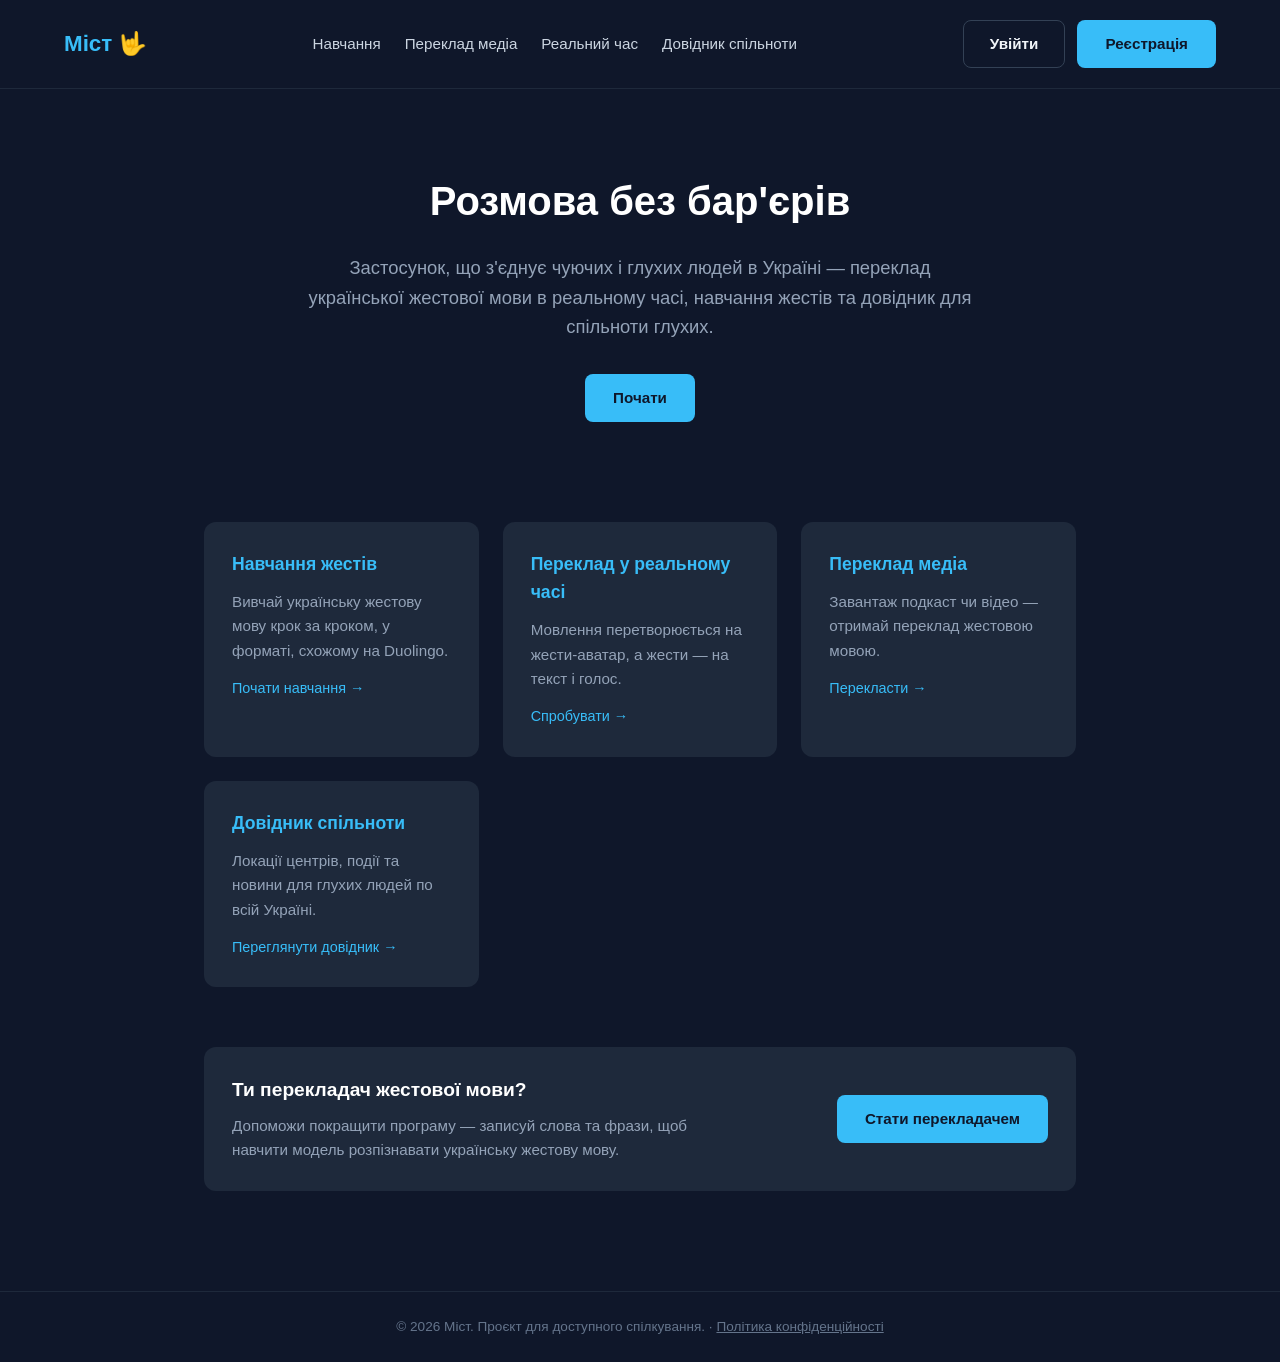
<file: index.html>
<!DOCTYPE html>
<html lang="uk">
<head>
    <meta charset="UTF-8">
    <meta name="viewport" content="width=device-width, initial-scale=1.0">
    <title>Міст — переклад української жестової мови</title>
    <link rel="stylesheet" href="styles.css">
    <style>
        .hero {
            max-width: 800px;
            margin: 0 auto;
            padding: 80px 5% 60px;
            text-align: center;
        }

        .hero h1 {
            font-size: 2.5rem;
            margin-bottom: 20px;
            color: #ffffff;
        }

        .hero p {
            font-size: 1.15rem;
            color: #94a3b8;
            margin-bottom: 32px;
        }

        .features {
            max-width: 1000px;
            margin: 0 auto;
            padding: 40px 5% 60px;
            display: grid;
            grid-template-columns: repeat(auto-fit, minmax(250px, 1fr));
            gap: 24px;
        }

        .feature-card h3 {
            color: #38bdf8;
            margin-bottom: 12px;
            font-size: 1.1rem;
        }

        .feature-card p {
            color: #94a3b8;
            font-size: 0.95rem;
        }

        .feature-card a {
            display: inline-block;
            margin-top: 14px;
            font-size: 0.9rem;
            color: #38bdf8;
            text-decoration: none;
        }

        .feature-card a:hover {
            text-decoration: underline;
        }

        .translator-cta {
            max-width: 1000px;
            margin: 0 auto 100px;
            padding: 0 5%;
        }

        .translator-cta .card {
            display: flex;
            justify-content: space-between;
            align-items: center;
            gap: 24px;
            flex-wrap: wrap;
        }

        .translator-cta h3 {
            font-size: 1.2rem;
            margin-bottom: 8px;
            color: #ffffff;
        }

        .translator-cta p {
            color: #94a3b8;
            font-size: 0.95rem;
            max-width: 480px;
        }
    </style>
</head>
<body>

    <header>
        <a href="index.html" class="logo">Міст 🤟</a>
        <nav>
            <a href="navchannya.html">Навчання</a>
            <a href="media.html">Переклад медіа</a>
            <a href="realtime.html">Реальний час</a>
            <a href="dovidnyk.html">Довідник спільноти</a>
        </nav>
        <div class="nav-auth">
            <a href="login.html" class="btn-outline">Увійти</a>
            <a href="register.html" class="btn">Реєстрація</a>
        </div>
    </header>

    <section class="hero">
        <h1>Розмова без бар'єрів</h1>
        <p>
            Застосунок, що з'єднує чуючих і глухих людей в Україні —
            переклад української жестової мови в реальному часі,
            навчання жестів та довідник для спільноти глухих.
        </p>
        <a href="register.html" class="btn">Почати</a>
    </section>

    <section class="features" id="features">
        <div class="card feature-card">
            <h3>Навчання жестів</h3>
            <p>Вивчай українську жестову мову крок за кроком, у форматі, схожому на Duolingo.</p>
            <a href="navchannya.html">Почати навчання →</a>
        </div>
        <div class="card feature-card">
            <h3>Переклад у реальному часі</h3>
            <p>Мовлення перетворюється на жести-аватар, а жести — на текст і голос.</p>
            <a href="realtime.html">Спробувати →</a>
        </div>
        <div class="card feature-card">
            <h3>Переклад медіа</h3>
            <p>Завантаж подкаст чи відео — отримай переклад жестовою мовою.</p>
            <a href="media.html">Перекласти →</a>
        </div>
        <div class="card feature-card">
            <h3>Довідник спільноти</h3>
            <p>Локації центрів, події та новини для глухих людей по всій Україні.</p>
            <a href="dovidnyk.html">Переглянути довідник →</a>
        </div>
    </section>

    <section class="translator-cta">
        <div class="card">
            <div>
                <h3>Ти перекладач жестової мови?</h3>
                <p>Допоможи покращити програму — записуй слова та фрази, щоб навчити модель розпізнавати українську жестову мову.</p>
            </div>
            <a href="perekladach.html" class="btn">Стати перекладачем</a>
        </div>
    </section>

    <footer>
        &copy; 2026 Міст. Проєкт для доступного спілкування. · <a href="privacy.html">Політика конфіденційності</a>
    </footer>

    <script src="auth.js"></script>
</body>
</html>
</file>
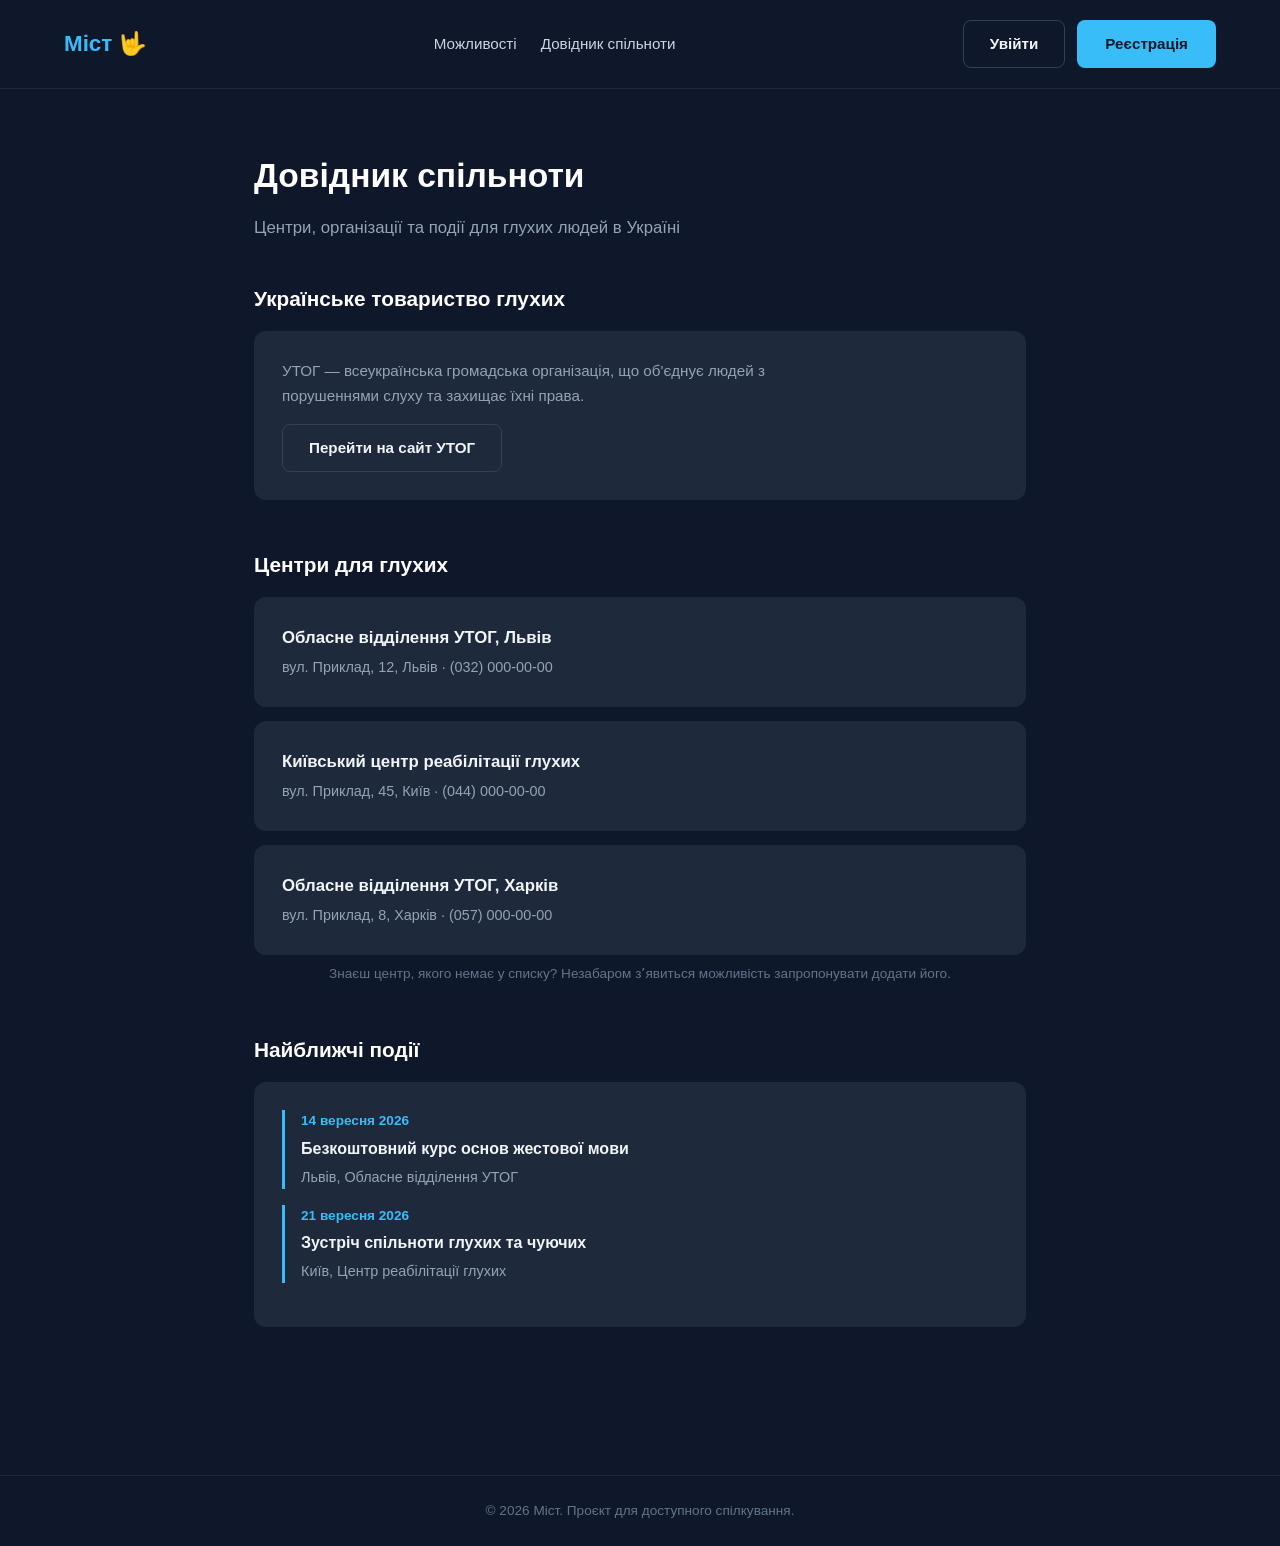
<file: dovidnyk.html>
<!DOCTYPE html>
<html lang="uk">
<head>
    <meta charset="UTF-8">
    <meta name="viewport" content="width=device-width, initial-scale=1.0">
    <title>Довідник спільноти — Міст</title>
    <link rel="stylesheet" href="styles.css">
    <style>
        .section-block {
            margin-bottom: 48px;
        }

        .section-block h2 {
            font-size: 1.3rem;
            color: #ffffff;
            margin-bottom: 16px;
        }

        .center-list {
            display: flex;
            flex-direction: column;
            gap: 14px;
        }

        .center-item {
            display: flex;
            justify-content: space-between;
            align-items: center;
            gap: 16px;
            flex-wrap: wrap;
        }

        .center-item h3 {
            font-size: 1.05rem;
            color: #f1f5f9;
            margin-bottom: 4px;
        }

        .center-item p {
            color: #94a3b8;
            font-size: 0.9rem;
        }

        .utog-card {
            display: flex;
            justify-content: space-between;
            align-items: center;
            gap: 16px;
            flex-wrap: wrap;
        }

        .utog-card p {
            color: #94a3b8;
            font-size: 0.95rem;
            max-width: 500px;
        }

        .event-item {
            border-left: 3px solid #38bdf8;
            padding-left: 16px;
            margin-bottom: 16px;
        }

        .event-item .date {
            color: #38bdf8;
            font-size: 0.85rem;
            font-weight: 600;
        }

        .event-item h3 {
            font-size: 1rem;
            color: #f1f5f9;
            margin: 4px 0;
        }

        .event-item p {
            color: #94a3b8;
            font-size: 0.9rem;
        }

        .suggest-note {
            text-align: center;
            color: #64748b;
            font-size: 0.85rem;
            margin-top: 8px;
        }
    </style>
</head>
<body>

    <header>
        <a href="index.html" class="logo">Міст 🤟</a>
        <nav>
            <a href="index.html#features">Можливості</a>
            <a href="dovidnyk.html">Довідник спільноти</a>
        </nav>
        <div class="nav-auth">
            <a href="login.html" class="btn-outline">Увійти</a>
            <a href="register.html" class="btn">Реєстрація</a>
        </div>
    </header>

    <section class="page">
        <h1>Довідник спільноти</h1>
        <p class="subtitle">Центри, організації та події для глухих людей в Україні</p>

        <div class="section-block">
            <h2>Українське товариство глухих</h2>
            <div class="card utog-card">
                <p>УТОГ — всеукраїнська громадська організація, що об'єднує людей з порушеннями слуху та захищає їхні права.</p>
                <a href="https://utog.org" target="_blank" rel="noopener" class="btn-outline">Перейти на сайт УТОГ</a>
            </div>
        </div>

        <div class="section-block">
            <h2>Центри для глухих</h2>
            <div class="center-list">
                <div class="card center-item">
                    <div>
                        <h3>Обласне відділення УТОГ, Львів</h3>
                        <p>вул. Приклад, 12, Львів · (032) 000-00-00</p>
                    </div>
                </div>
                <div class="card center-item">
                    <div>
                        <h3>Київський центр реабілітації глухих</h3>
                        <p>вул. Приклад, 45, Київ · (044) 000-00-00</p>
                    </div>
                </div>
                <div class="card center-item">
                    <div>
                        <h3>Обласне відділення УТОГ, Харків</h3>
                        <p>вул. Приклад, 8, Харків · (057) 000-00-00</p>
                    </div>
                </div>
            </div>
            <p class="suggest-note">Знаєш центр, якого немає у списку? Незабаром зʼявиться можливість запропонувати додати його.</p>
        </div>

        <div class="section-block">
            <h2>Найближчі події</h2>
            <div class="card">
                <div class="event-item">
                    <div class="date">14 вересня 2026</div>
                    <h3>Безкоштовний курс основ жестової мови</h3>
                    <p>Львів, Обласне відділення УТОГ</p>
                </div>
                <div class="event-item">
                    <div class="date">21 вересня 2026</div>
                    <h3>Зустріч спільноти глухих та чуючих</h3>
                    <p>Київ, Центр реабілітації глухих</p>
                </div>
            </div>
        </div>
    </section>

    <footer>
        &copy; 2026 Міст. Проєкт для доступного спілкування.
    </footer>

    <script src="auth.js"></script>
</body>
</html>
</file>
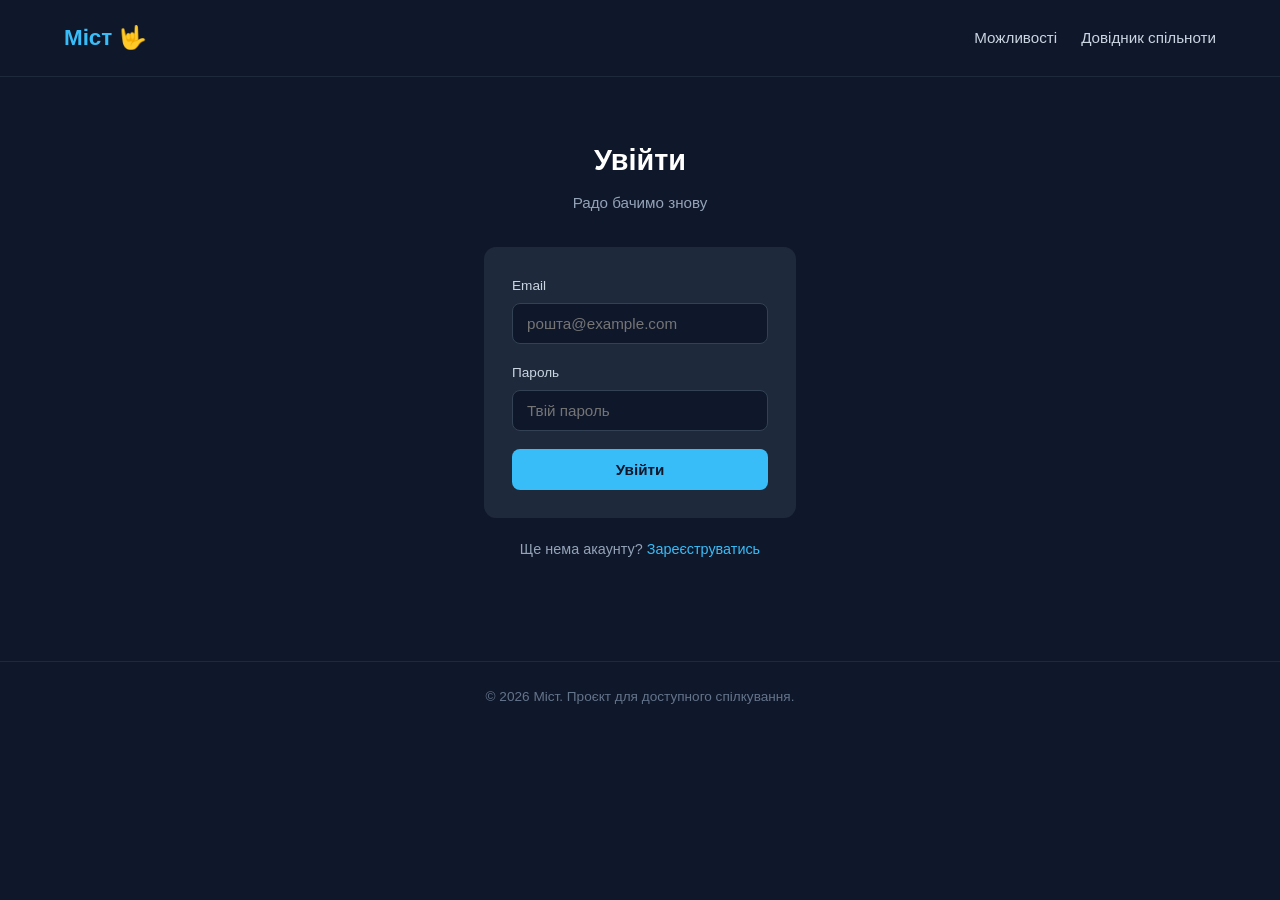
<file: login.html>
<!DOCTYPE html>
<html lang="uk">
<head>
    <meta charset="UTF-8">
    <meta name="viewport" content="width=device-width, initial-scale=1.0">
    <title>Вхід — Міст</title>
    <link rel="stylesheet" href="styles.css">
    <style>
        .auth-page {
            max-width: 440px;
            margin: 0 auto;
            padding: 60px 5% 100px;
        }

        .auth-page h1 {
            font-size: 1.8rem;
            margin-bottom: 8px;
            color: #ffffff;
            text-align: center;
        }

        .auth-page .subtitle {
            color: #94a3b8;
            text-align: center;
            margin-bottom: 32px;
            font-size: 0.95rem;
        }

        form {
            background-color: #1e293b;
            padding: 28px;
            border-radius: 12px;
        }

        .field {
            margin-bottom: 18px;
        }

        .field label {
            display: block;
            font-size: 0.85rem;
            color: #cbd5e1;
            margin-bottom: 6px;
        }

        .field input {
            width: 100%;
            padding: 11px 14px;
            border-radius: 8px;
            border: 1px solid #334155;
            background-color: #0f172a;
            color: #f1f5f9;
            font-size: 0.95rem;
        }

        .field input:focus {
            outline: none;
            border-color: #38bdf8;
        }

        .submit-btn {
            width: 100%;
        }

        .submit-btn:disabled {
            opacity: 0.6;
            cursor: not-allowed;
        }

        .switch-link {
            text-align: center;
            margin-top: 20px;
            font-size: 0.9rem;
            color: #94a3b8;
        }

        .switch-link a {
            color: #38bdf8;
            text-decoration: none;
        }

        .form-message {
            display: none;
            padding: 12px 16px;
            border-radius: 8px;
            font-size: 0.9rem;
            margin-bottom: 18px;
        }

        .form-message.show {
            display: block;
        }

        .form-message.error {
            background-color: rgba(239, 68, 68, 0.12);
            color: #f87171;
            border: 1px solid rgba(239, 68, 68, 0.3);
        }

        .form-message.success {
            background-color: rgba(56, 189, 248, 0.12);
            color: #38bdf8;
            border: 1px solid rgba(56, 189, 248, 0.3);
        }
    </style>
</head>
<body>

    <header>
        <a href="index.html" class="logo">Міст 🤟</a>
        <nav>
            <a href="index.html#features">Можливості</a>
            <a href="dovidnyk.html">Довідник спільноти</a>
        </nav>
    </header>

    <section class="auth-page">
        <h1>Увійти</h1>
        <p class="subtitle">Радо бачимо знову</p>

        <div class="form-message" id="form-message"></div>

        <form id="login-form">
            <div class="field">
                <label for="email">Email</label>
                <input type="email" id="email" placeholder="pошта@example.com" required>
            </div>
            <div class="field">
                <label for="password">Пароль</label>
                <input type="password" id="password" placeholder="Твій пароль" required>
            </div>

            <button type="submit" class="btn submit-btn" id="submit-btn">Увійти</button>
        </form>

        <p class="switch-link">Ще нема акаунту? <a href="register.html">Зареєструватись</a></p>
    </section>

    <footer>
        &copy; 2026 Міст. Проєкт для доступного спілкування.
    </footer>

    <script>
        const API_URL = "https://glukhi-app-backend.onrender.com";

        function showMessage(text, type) {
            const box = document.getElementById('form-message');
            box.textContent = text;
            box.className = `form-message show ${type}`;
        }

        document.getElementById('login-form').addEventListener('submit', async function (event) {
            event.preventDefault();

            const submitBtn = document.getElementById('submit-btn');
            submitBtn.disabled = true;
            submitBtn.textContent = 'Входимо...';

            const payload = {
                email: document.getElementById('email').value,
                password: document.getElementById('password').value,
            };

            try {
                const response = await fetch(`${API_URL}/login`, {
                    method: 'POST',
                    headers: { 'Content-Type': 'application/json' },
                    body: JSON.stringify(payload),
                });

                const data = await response.json();

                if (!response.ok) {
                    showMessage(data.detail || 'Щось пішло не так. Спробуй ще раз.', 'error');
                    submitBtn.disabled = false;
                    submitBtn.textContent = 'Увійти';
                    return;
                }

                showMessage(`Вхід успішний! Привіт, ${data.name}.`, 'success');
                submitBtn.textContent = 'Увійдено ✓';

                // Зберігаємо токен і дані користувача в браузері — це і є "запам'ятовування входу".
                // localStorage не стирається при закритті вкладки чи перезавантаженні сторінки.
                localStorage.setItem('mist_token', data.access_token);
                localStorage.setItem('mist_user', JSON.stringify({
                    id: data.id,
                    name: data.name,
                    email: data.email,
                    role: data.role,
                }));

                // Через секунду переносимо на головну — щоб побачити результат входу одразу
                setTimeout(() => {
                    window.location.href = 'index.html';
                }, 800);

            } catch (error) {
                showMessage('Не вдалось з\'єднатись із сервером. Перевір, чи запущений бекенд.', 'error');
                submitBtn.disabled = false;
                submitBtn.textContent = 'Увійти';
            }
        });
    </script>

</body>
</html>
</file>
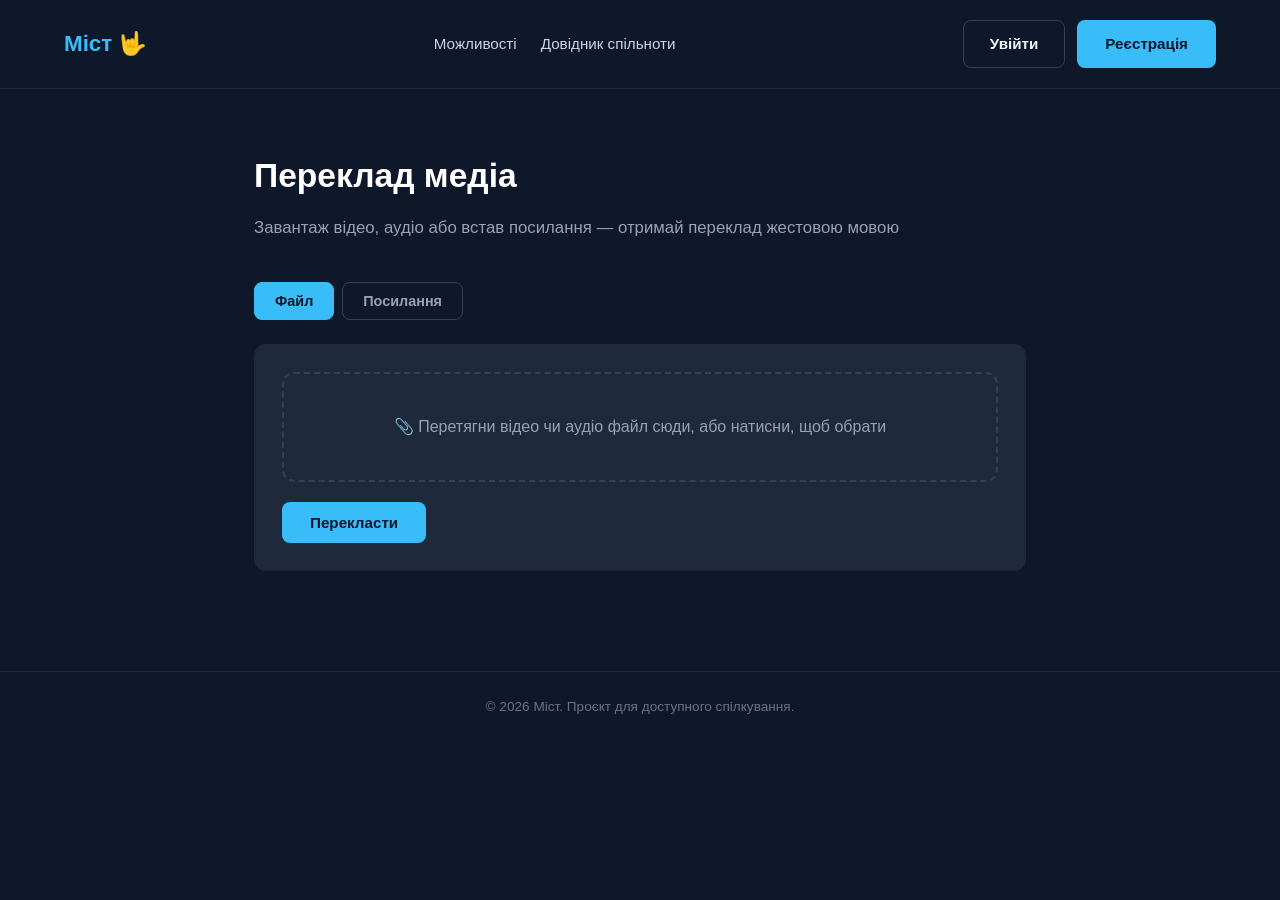
<file: media.html>
<!DOCTYPE html>
<html lang="uk">
<head>
    <meta charset="UTF-8">
    <meta name="viewport" content="width=device-width, initial-scale=1.0">
    <title>Переклад медіа — Міст</title>
    <link rel="stylesheet" href="styles.css">
    <style>
        .tab-switch {
            display: flex;
            gap: 8px;
            margin-bottom: 24px;
        }

        .tab-switch button {
            padding: 10px 20px;
            border-radius: 8px;
            border: 1px solid #334155;
            background: transparent;
            color: #94a3b8;
            font-size: 0.9rem;
            font-weight: 600;
            cursor: pointer;
        }

        .tab-switch button.active {
            background-color: #38bdf8;
            border-color: #38bdf8;
            color: #0f172a;
        }

        .upload-zone {
            border: 2px dashed #334155;
            border-radius: 12px;
            padding: 40px;
            text-align: center;
            color: #94a3b8;
            margin-bottom: 20px;
        }

        .field label {
            display: block;
            font-size: 0.85rem;
            color: #cbd5e1;
            margin-bottom: 6px;
        }

        .field input {
            width: 100%;
            padding: 11px 14px;
            border-radius: 8px;
            border: 1px solid #334155;
            background-color: #0f172a;
            color: #f1f5f9;
            font-size: 0.95rem;
            margin-bottom: 20px;
        }

        [data-tab] {
            display: none;
        }

        [data-tab].active {
            display: block;
        }
    </style>
</head>
<body>

    <header>
        <a href="index.html" class="logo">Міст 🤟</a>
        <nav>
            <a href="index.html#features">Можливості</a>
            <a href="dovidnyk.html">Довідник спільноти</a>
        </nav>
        <div class="nav-auth">
            <a href="login.html" class="btn-outline">Увійти</a>
            <a href="register.html" class="btn">Реєстрація</a>
        </div>
    </header>

    <section class="page">
        <h1>Переклад медіа</h1>
        <p class="subtitle">Завантаж відео, аудіо або встав посилання — отримай переклад жестовою мовою</p>

        <div class="tab-switch">
            <button type="button" class="active" onclick="setTab('file')">Файл</button>
            <button type="button" onclick="setTab('link')">Посилання</button>
        </div>

        <div class="card">
            <div data-tab="file" class="active">
                <div class="upload-zone">
                    📎 Перетягни відео чи аудіо файл сюди, або натисни, щоб обрати
                </div>
            </div>
            <div data-tab="link">
                <div class="field">
                    <label for="media-url">Посилання на відео чи подкаст</label>
                    <input type="url" id="media-url" placeholder="https://youtube.com/...">
                </div>
            </div>
            <button class="btn" onclick="alert('Обробка медіа поки не підключена — це макет інтерфейсу.')">Перекласти</button>
        </div>
    </section>

    <footer>
        &copy; 2026 Міст. Проєкт для доступного спілкування.
    </footer>

    <script>
        function setTab(tab) {
            document.querySelectorAll('.tab-switch button').forEach(b => b.classList.remove('active'));
            event.target.classList.add('active');
            document.querySelectorAll('[data-tab]').forEach(el => el.classList.remove('active'));
            document.querySelector(`[data-tab="${tab}"]`).classList.add('active');
        }
    </script>

</body>
</html>
</file>
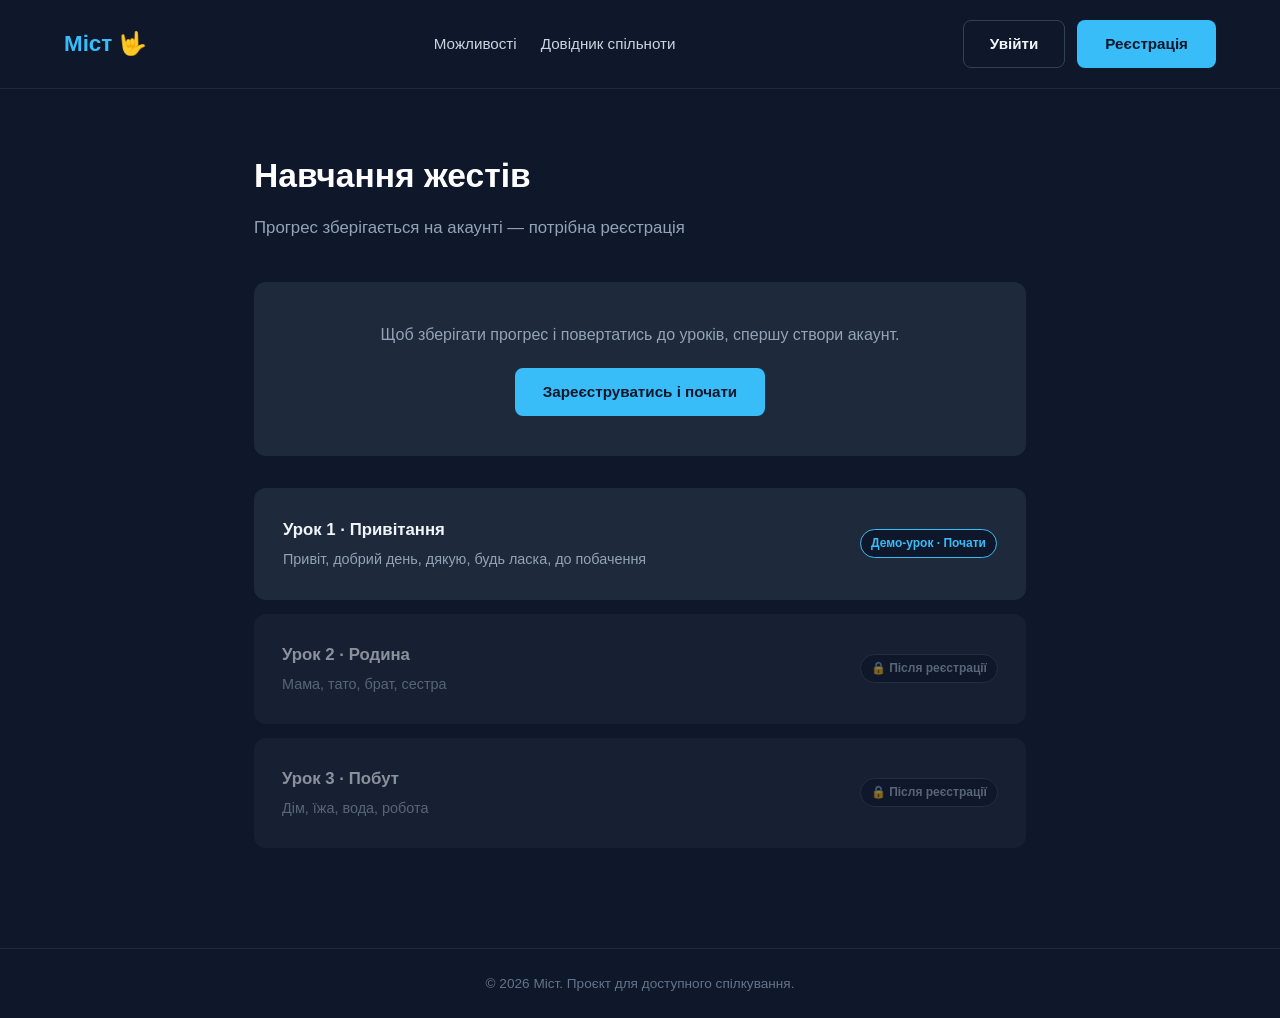
<file: navchannya.html>
<!DOCTYPE html>
<html lang="uk">
<head>
    <meta charset="UTF-8">
    <meta name="viewport" content="width=device-width, initial-scale=1.0">
    <title>Навчання жестів — Міст</title>
    <link rel="stylesheet" href="styles.css">
    <style>
        .lesson-list {
            display: flex;
            flex-direction: column;
            gap: 14px;
        }

        .lesson-item {
            display: flex;
            justify-content: space-between;
            align-items: center;
            gap: 16px;
            flex-wrap: wrap;
        }

        .lesson-item h3 {
            font-size: 1.05rem;
            color: #f1f5f9;
            margin-bottom: 4px;
        }

        .lesson-item p {
            color: #94a3b8;
            font-size: 0.9rem;
        }

        .lesson-item.locked {
            opacity: 0.55;
        }

        .badge {
            font-size: 0.75rem;
            font-weight: 600;
            padding: 4px 10px;
            border-radius: 999px;
            background-color: #0f172a;
            border: 1px solid #334155;
            color: #94a3b8;
        }

        .badge.ready {
            color: #38bdf8;
            border-color: #38bdf8;
        }

        a.lesson-item {
            text-decoration: none;
            border: 1px solid transparent;
            transition: border-color 0.2s;
        }

        a.lesson-item:hover {
            border-color: #38bdf8;
        }

        .badge.done {
            color: #4ade80;
            border-color: #4ade80;
        }

        .gate-card {
            text-align: center;
            padding: 40px 28px;
        }

        .gate-card p {
            color: #94a3b8;
            margin-bottom: 20px;
        }
    </style>
</head>
<body>

    <header>
        <a href="index.html" class="logo">Міст 🤟</a>
        <nav>
            <a href="index.html#features">Можливості</a>
            <a href="dovidnyk.html">Довідник спільноти</a>
        </nav>
        <div class="nav-auth">
            <a href="login.html" class="btn-outline">Увійти</a>
            <a href="register.html" class="btn">Реєстрація</a>
        </div>
    </header>

    <section class="page">
        <h1>Навчання жестів</h1>
        <p class="subtitle">Прогрес зберігається на акаунті — потрібна реєстрація</p>

        <div class="card gate-card">
            <p>Щоб зберігати прогрес і повертатись до уроків, спершу створи акаунт.</p>
            <a href="register.html" class="btn">Зареєструватись і почати</a>
        </div>

        <div style="height: 32px;"></div>

        <div class="lesson-list">
            <a href="urok.html?id=1" class="card lesson-item" data-lesson="1">
                <div>
                    <h3>Урок 1 · Привітання</h3>
                    <p>Привіт, добрий день, дякую, будь ласка, до побачення</p>
                </div>
                <span class="badge ready">Демо-урок · Почати</span>
            </a>
            <div class="card lesson-item locked" data-lesson="2" data-href="urok.html?id=2">
                <div>
                    <h3>Урок 2 · Родина</h3>
                    <p>Мама, тато, брат, сестра</p>
                </div>
                <span class="badge">🔒 Після реєстрації</span>
            </div>
            <div class="card lesson-item locked">
                <div>
                    <h3>Урок 3 · Побут</h3>
                    <p>Дім, їжа, вода, робота</p>
                </div>
                <span class="badge">🔒 Після реєстрації</span>
            </div>
        </div>
    </section>

    <script src="auth.js"></script>
    <script>
        // Позначаємо пройдені уроки та відкриваємо закриті для тих, хто увійшов
        document.addEventListener('DOMContentLoaded', () => {
            let progress = {};
            try { progress = JSON.parse(localStorage.getItem('mist_progress') || '{}'); } catch (e) {}
            const loggedIn = Boolean(localStorage.getItem('mist_token'));

            if (loggedIn) {
                const gate = document.querySelector('.gate-card');
                if (gate) gate.style.display = 'none';
            }

            document.querySelectorAll('[data-lesson]').forEach(el => {
                const id = el.dataset.lesson;
                let node = el;

                if (el.classList.contains('locked') && loggedIn && el.dataset.href) {
                    const link = document.createElement('a');
                    link.href = el.dataset.href;
                    link.className = 'card lesson-item';
                    link.dataset.lesson = id;
                    link.innerHTML = el.innerHTML;
                    link.querySelector('.badge').className = 'badge ready';
                    link.querySelector('.badge').textContent = 'Почати';
                    el.replaceWith(link);
                    node = link;
                }

                const p = progress[id];
                if (p && p.done) {
                    const badge = node.querySelector('.badge');
                    badge.className = 'badge done';
                    badge.textContent = `✓ Пройдено · ${p.best}%`;
                }
            });
        });
    </script>

    <footer>
        &copy; 2026 Міст. Проєкт для доступного спілкування.
    </footer>

</body>
</html>
</file>
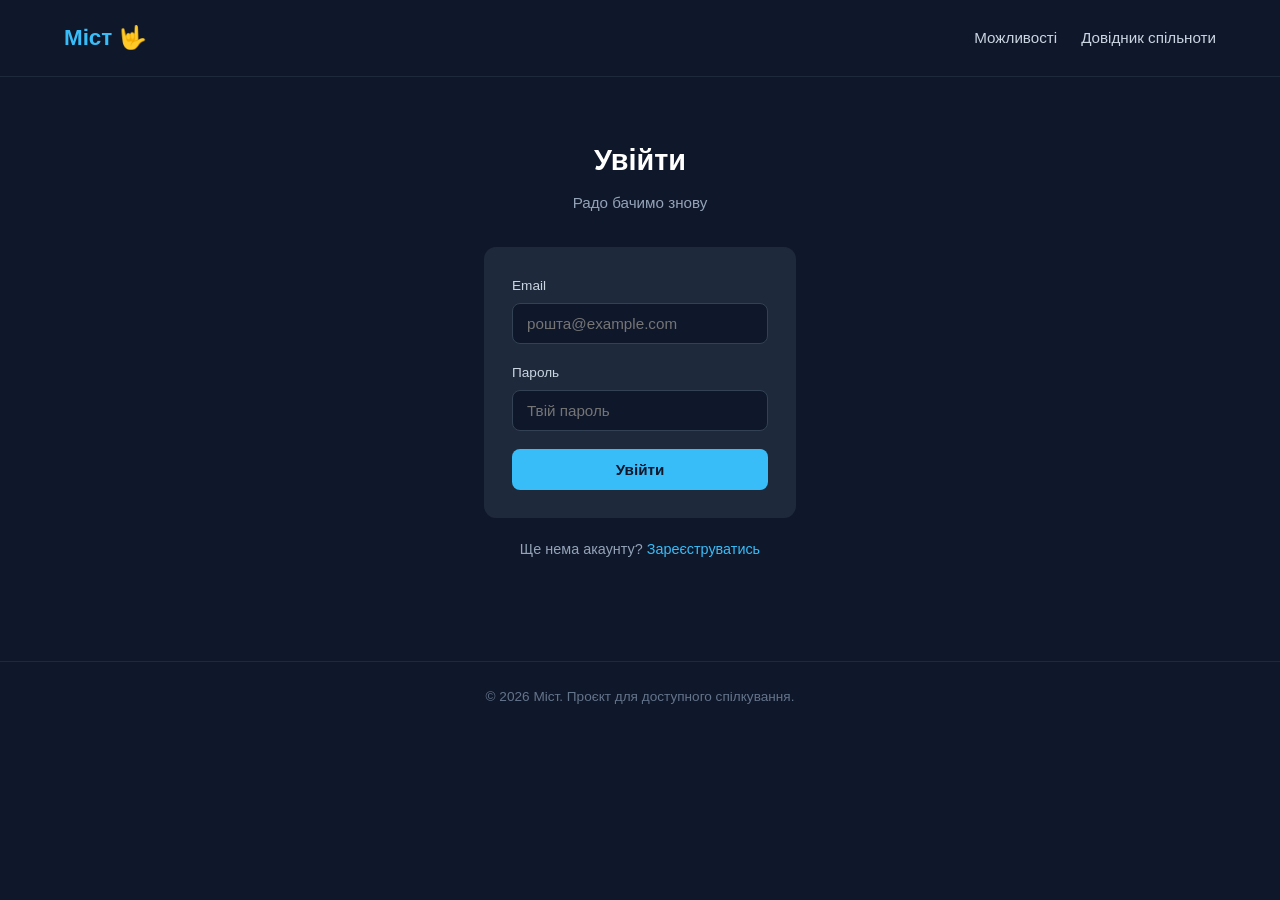
<file: perekladach.html>
<!DOCTYPE html>
<html lang="uk">
<head>
    <meta charset="UTF-8">
    <meta name="viewport" content="width=device-width, initial-scale=1.0">
    <title>Кабінет перекладача — Міст</title>
    <link rel="stylesheet" href="styles.css">
    <style>
        .progress-card {
            display: flex;
            justify-content: space-between;
            align-items: center;
            gap: 20px;
            flex-wrap: wrap;
            margin-bottom: 32px;
        }

        .progress-card .count {
            font-size: 2rem;
            font-weight: 700;
            color: #38bdf8;
        }

        .progress-card .count-label {
            color: #94a3b8;
            font-size: 0.85rem;
        }

        .field label {
            display: block;
            font-size: 0.85rem;
            color: #cbd5e1;
            margin-bottom: 6px;
        }

        .field input {
            width: 100%;
            padding: 11px 14px;
            border-radius: 8px;
            border: 1px solid #334155;
            background-color: #0f172a;
            color: #f1f5f9;
            font-size: 0.95rem;
            margin-bottom: 18px;
        }

        .record-zone {
            border: 2px dashed #334155;
            border-radius: 12px;
            padding: 20px;
            text-align: center;
            color: #94a3b8;
            margin-bottom: 20px;
        }

        .record-zone.recording {
            border-color: #ef4444;
        }

        video {
            width: 100%;
            max-width: 480px;
            border-radius: 8px;
            background-color: #000;
            display: block;
            margin: 0 auto 16px;
        }

        .record-controls {
            display: flex;
            justify-content: center;
            gap: 12px;
            flex-wrap: wrap;
        }

        .record-status {
            font-size: 0.9rem;
            margin-bottom: 12px;
        }

        .record-status.live {
            color: #ef4444;
            font-weight: 600;
        }

        .btn-danger {
            background-color: #ef4444;
            color: #fff;
        }

        .btn-danger:hover {
            background-color: #dc2626;
        }

        .btn:disabled, .btn-outline:disabled, .btn-danger:disabled {
            opacity: 0.5;
            cursor: not-allowed;
        }

        .word-list {
            display: flex;
            flex-direction: column;
            gap: 10px;
            margin-top: 32px;
        }

        .word-item {
            display: flex;
            justify-content: space-between;
            align-items: center;
        }

        .status {
            font-size: 0.8rem;
            padding: 4px 10px;
            border-radius: 999px;
        }

        .status.confirmed {
            background-color: rgba(56, 189, 248, 0.15);
            color: #38bdf8;
        }

        .status.pending {
            background-color: rgba(148, 163, 184, 0.15);
            color: #94a3b8;
        }
    </style>
</head>
<body>

    <header>
        <a href="index.html" class="logo">Міст 🤟</a>
        <nav>
            <a href="index.html#features">Можливості</a>
            <a href="dovidnyk.html">Довідник спільноти</a>
        </nav>
        <div class="nav-auth">
            <a href="#" class="btn-outline" onclick="logout(); return false;">Вийти</a>
        </div>
    </header>

    <section class="page">
        <h1>Кабінет перекладача</h1>
        <p class="subtitle">Записуй слова та фрази українською жестовою мовою</p>

        <div class="card progress-card">
            <div>
                <div class="count">3</div>
                <div class="count-label">слів записано</div>
            </div>
            <div>
                <div class="count">1</div>
                <div class="count-label">підтверджено</div>
            </div>
            <div>
                <div class="count">2</div>
                <div class="count-label">на розгляді</div>
            </div>
        </div>

        <div class="card">
            <div class="field">
                <label for="word">Слово або фраза</label>
                <input type="text" id="word" placeholder="наприклад: дякую">
            </div>

            <div class="record-zone" id="record-zone">
                <p class="record-status" id="record-status">Натисни "Увімкнути камеру", щоб почати</p>
                <video id="preview" autoplay muted playsinline style="display: none;"></video>
                <video id="playback" controls playsinline style="display: none;"></video>
                <div class="record-controls">
                    <button class="btn-outline" id="btn-enable-camera" onclick="enableCamera()">Увімкнути камеру</button>
                    <button class="btn-danger" id="btn-start-record" onclick="startRecording()" style="display: none;">⏺ Почати запис</button>
                    <button class="btn-outline" id="btn-stop-record" onclick="stopRecording()" style="display: none;">⏹ Зупинити</button>
                    <button class="btn-outline" id="btn-retake" onclick="retake()" style="display: none;">Перезаписати</button>
                </div>
            </div>

            <button class="btn" id="btn-save" onclick="saveRecording()" disabled>Зберегти запис</button>
        </div>

        <div class="word-list">
            <p style="color: #94a3b8;">Завантаження...</p>
        </div>
    </section>

    <footer>
        &copy; 2026 Міст. Проєкт для доступного спілкування.
    </footer>

    <script>
        const API_URL = "https://glukhi-app-backend.onrender.com";

        // Ця сторінка лише для перекладачів, які увійшли — перевіряємо одразу при завантаженні
        if (!localStorage.getItem('mist_token')) {
            alert('Спочатку увійди в акаунт, щоб потрапити в кабінет перекладача.');
            window.location.href = 'login.html';
        }

        let mediaStream = null;
        let mediaRecorder = null;
        let recordedChunks = [];
        let recordedBlob = null;

        const previewVideo = document.getElementById('preview');
        const playbackVideo = document.getElementById('playback');
        const statusText = document.getElementById('record-status');
        const recordZone = document.getElementById('record-zone');

        // Крок 1: попросити доступ до камери й показати живе відео (превʼю)
        async function enableCamera() {
            try {
                mediaStream = await navigator.mediaDevices.getUserMedia({ video: true, audio: false });
            } catch (err) {
                statusText.textContent = 'Не вдалось отримати доступ до камери. Перевір дозволи браузера.';
                return;
            }

            previewVideo.srcObject = mediaStream;
            previewVideo.style.display = 'block';
            statusText.textContent = 'Камера увімкнена — готова до запису';

            document.getElementById('btn-enable-camera').style.display = 'none';
            document.getElementById('btn-start-record').style.display = 'inline-block';
        }

        // Крок 2: почати запис відео з потоку камери
        function startRecording() {
            recordedChunks = [];
            mediaRecorder = new MediaRecorder(mediaStream, { mimeType: 'video/webm' });

            mediaRecorder.ondataavailable = (event) => {
                if (event.data.size > 0) recordedChunks.push(event.data);
            };

            mediaRecorder.onstop = () => {
                recordedBlob = new Blob(recordedChunks, { type: 'video/webm' });
                const url = URL.createObjectURL(recordedBlob);

                previewVideo.style.display = 'none';
                playbackVideo.src = url;
                playbackVideo.style.display = 'block';

                // Зупиняємо камеру — вона більше не потрібна, поки не натиснуть "Перезаписати"
                mediaStream.getTracks().forEach(track => track.stop());

                statusText.textContent = 'Запис завершено — перевір результат нижче';
                recordZone.classList.remove('recording');

                document.getElementById('btn-stop-record').style.display = 'none';
                document.getElementById('btn-retake').style.display = 'inline-block';
                document.getElementById('btn-save').disabled = false;
            };

            mediaRecorder.start();
            recordZone.classList.add('recording');
            statusText.textContent = '⏺ Йде запис...';
            statusText.classList.add('live');

            document.getElementById('btn-start-record').style.display = 'none';
            document.getElementById('btn-stop-record').style.display = 'inline-block';
        }

        function stopRecording() {
            if (mediaRecorder && mediaRecorder.state !== 'inactive') {
                mediaRecorder.stop();
            }
            statusText.classList.remove('live');
        }

        // Дозволяє записати заново, якщо результат не сподобався
        function retake() {
            recordedBlob = null;
            playbackVideo.style.display = 'none';
            document.getElementById('btn-retake').style.display = 'none';
            document.getElementById('btn-save').disabled = true;
            statusText.textContent = 'Натисни "Увімкнути камеру", щоб почати';
            document.getElementById('btn-enable-camera').style.display = 'inline-block';
        }

        // Реальне збереження: відправляємо слово + відео на бекенд.
        // Бекенд сам завантажить відео на YouTube і збереже запис у базі даних.
        async function saveRecording() {
            const token = localStorage.getItem('mist_token');
            if (!token) {
                alert('Спочатку увійди в акаунт перекладача.');
                window.location.href = 'login.html';
                return;
            }

            const word = document.getElementById('word').value.trim();
            if (!word) {
                alert('Спочатку введи слово або фразу.');
                return;
            }
            if (!recordedBlob) {
                alert('Спочатку запиши відео.');
                return;
            }

            const saveBtn = document.getElementById('btn-save');
            saveBtn.disabled = true;
            saveBtn.textContent = 'Завантажуємо на YouTube... це може зайняти хвилину';

            const formData = new FormData();
            formData.append('word', word);
            formData.append('video', recordedBlob, 'recording.webm');

            try {
                const response = await fetch(`${API_URL}/recordings`, {
                    method: 'POST',
                    headers: {
                        'Authorization': `Bearer ${token}`,
                    },
                    body: formData,
                });

                const data = await response.json();

                if (!response.ok) {
                    alert(data.detail || 'Не вдалось зберегти запис. Спробуй ще раз.');
                    saveBtn.disabled = false;
                    saveBtn.textContent = 'Зберегти запис';
                    return;
                }

                saveBtn.textContent = 'Збережено ✓';
                document.getElementById('word').value = '';
                retake();
                loadMyRecordings();

            } catch (error) {
                alert('Не вдалось з\'єднатись із сервером. Перевір інтернет-з\'єднання.');
                saveBtn.disabled = false;
                saveBtn.textContent = 'Зберегти запис';
            }
        }

        // Завантажує і показує список уже записаних слів цього перекладача
        async function loadMyRecordings() {
            const token = localStorage.getItem('mist_token');
            if (!token) return;

            try {
                const response = await fetch(`${API_URL}/recordings/me`, {
                    headers: { 'Authorization': `Bearer ${token}` },
                });
                if (!response.ok) return;

                const recordings = await response.json();
                const statusLabels = {
                    pending: 'На розгляді',
                    confirmed: 'Підтверджено',
                    rejected: 'Відхилено',
                };

                const wordList = document.querySelector('.word-list');
                wordList.innerHTML = recordings.map(r => `
                    <div class="card word-item">
                        <span>${r.word}</span>
                        <span class="status ${r.status === 'confirmed' ? 'confirmed' : 'pending'}">${statusLabels[r.status] || r.status}</span>
                    </div>
                `).join('') || '<p style="color: #94a3b8;">Ще нема записів — почни з форми вище.</p>';

                document.querySelector('.progress-card .count').textContent = recordings.length;
            } catch (error) {
                // Якщо не вдалось завантажити список — просто залишаємо, як є, не заважаємо роботі сторінки
            }
        }

        // Завантажуємо список записів одразу при відкритті сторінки
        loadMyRecordings();
    </script>

    <script src="auth.js"></script>
</body>
</html>
</file>
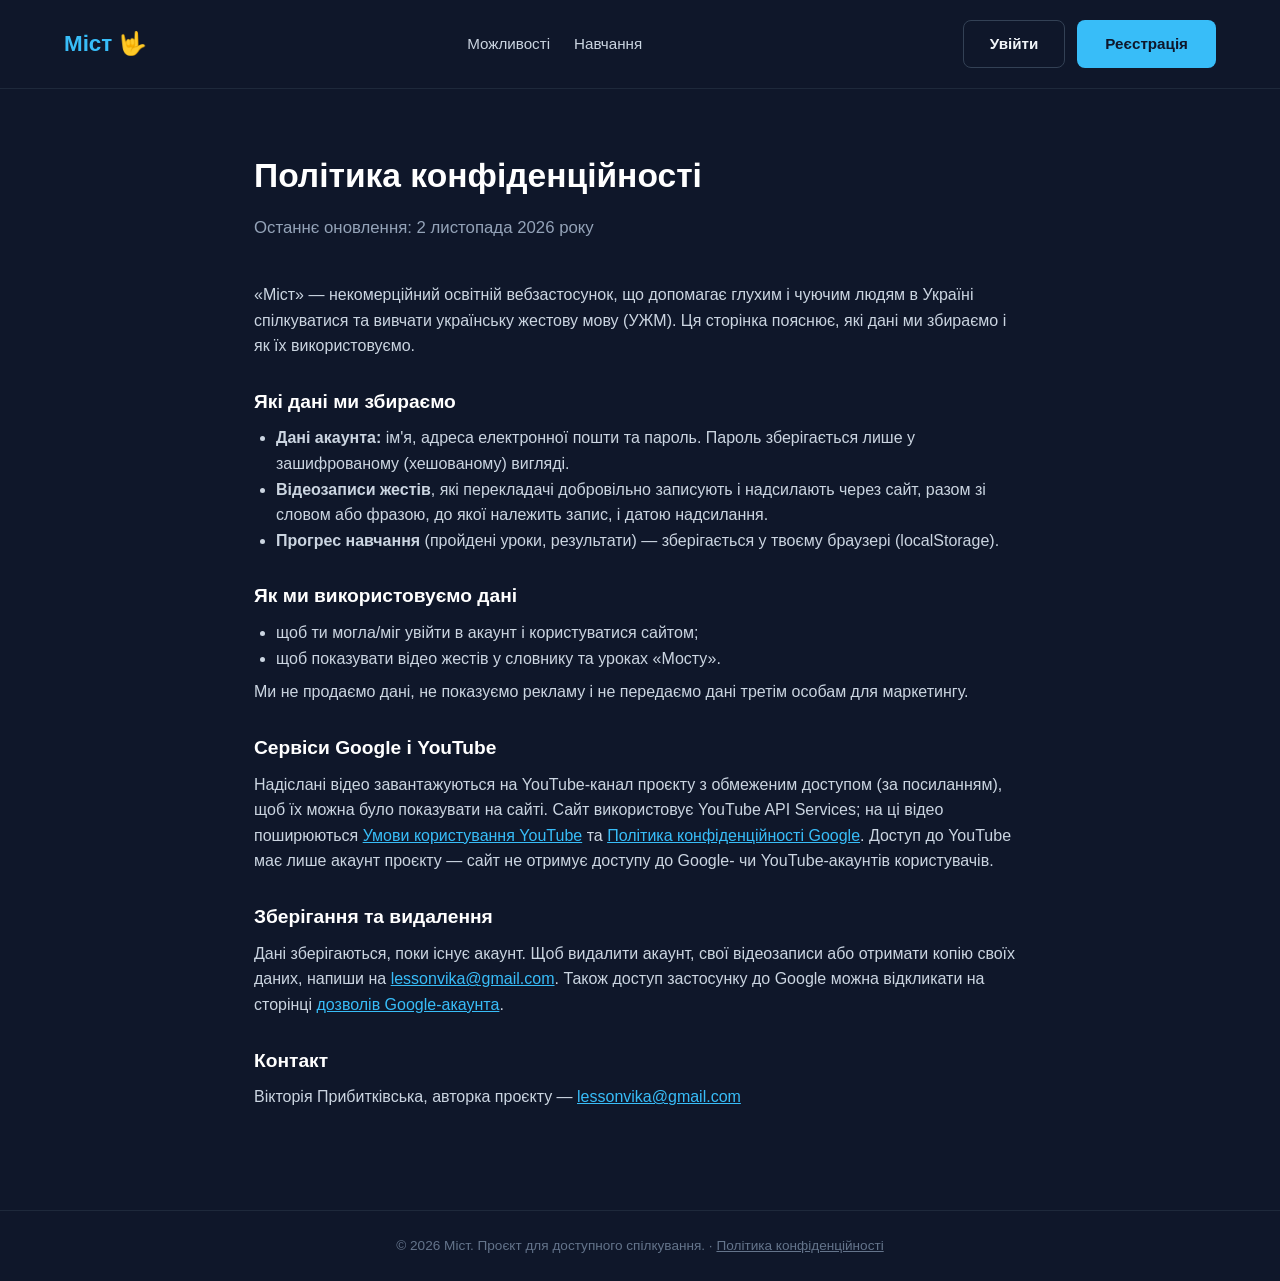
<file: privacy.html>
<!DOCTYPE html>
<html lang="uk">
<head>
    <meta charset="UTF-8">
    <meta name="viewport" content="width=device-width, initial-scale=1.0">
    <title>Політика конфіденційності — Міст</title>
    <link rel="stylesheet" href="styles.css">
    <style>
        .policy h2 { font-size: 1.2rem; color: #fff; margin: 28px 0 8px; }
        .policy p, .policy li { color: #cbd5e1; }
        .policy ul { padding-left: 22px; margin: 8px 0; }
        .policy a { color: #38bdf8; }
    </style>
</head>
<body>

    <header>
        <a href="index.html" class="logo">Міст 🤟</a>
        <nav>
            <a href="index.html#features">Можливості</a>
            <a href="navchannya.html">Навчання</a>
        </nav>
        <div class="nav-auth"></div>
    </header>

    <section class="page policy">
        <h1>Політика конфіденційності</h1>
        <p class="subtitle">Останнє оновлення: 2 листопада 2026 року</p>

        <p>«Міст» — некомерційний освітній вебзастосунок, що допомагає глухим і чуючим людям в Україні спілкуватися та вивчати українську жестову мову (УЖМ). Ця сторінка пояснює, які дані ми збираємо і як їх використовуємо.</p>

        <h2>Які дані ми збираємо</h2>
        <ul>
            <li><b>Дані акаунта:</b> ім'я, адреса електронної пошти та пароль. Пароль зберігається лише у зашифрованому (хешованому) вигляді.</li>
            <li><b>Відеозаписи жестів</b>, які перекладачі добровільно записують і надсилають через сайт, разом зі словом або фразою, до якої належить запис, і датою надсилання.</li>
            <li><b>Прогрес навчання</b> (пройдені уроки, результати) — зберігається у твоєму браузері (localStorage).</li>
        </ul>

        <h2>Як ми використовуємо дані</h2>
        <ul>
            <li>щоб ти могла/міг увійти в акаунт і користуватися сайтом;</li>
            <li>щоб показувати відео жестів у словнику та уроках «Мосту».</li>
        </ul>
        <p>Ми не продаємо дані, не показуємо рекламу і не передаємо дані третім особам для маркетингу.</p>

        <h2>Сервіси Google і YouTube</h2>
        <p>Надіслані відео завантажуються на YouTube-канал проєкту з обмеженим доступом (за посиланням), щоб їх можна було показувати на сайті. Сайт використовує YouTube API Services; на ці відео поширюються <a href="https://www.youtube.com/t/terms" target="_blank" rel="noopener">Умови користування YouTube</a> та <a href="https://policies.google.com/privacy" target="_blank" rel="noopener">Політика конфіденційності Google</a>. Доступ до YouTube має лише акаунт проєкту — сайт не отримує доступу до Google- чи YouTube-акаунтів користувачів.</p>

        <h2>Зберігання та видалення</h2>
        <p>Дані зберігаються, поки існує акаунт. Щоб видалити акаунт, свої відеозаписи або отримати копію своїх даних, напиши на <a href="mailto:lessonvika@gmail.com">lessonvika@gmail.com</a>. Також доступ застосунку до Google можна відкликати на сторінці <a href="https://myaccount.google.com/permissions" target="_blank" rel="noopener">дозволів Google-акаунта</a>.</p>

        <h2>Контакт</h2>
        <p>Вікторія Прибитківська, авторка проєкту — <a href="mailto:lessonvika@gmail.com">lessonvika@gmail.com</a></p>
    </section>

    <footer>
        &copy; 2026 Міст. Проєкт для доступного спілкування. · <a href="privacy.html">Політика конфіденційності</a>
    </footer>

    <script src="auth.js"></script>
</body>
</html>
</file>
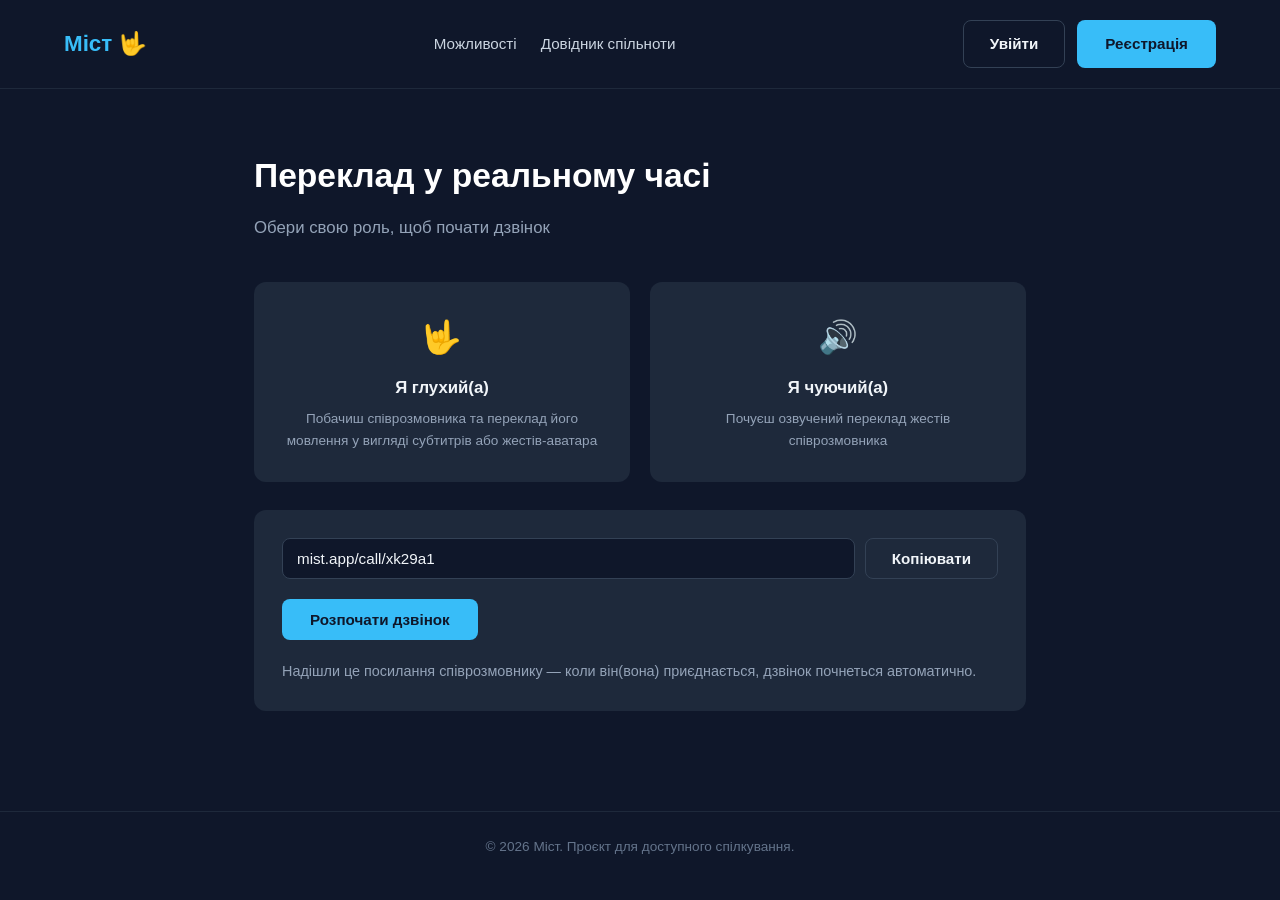
<file: realtime.html>
<!DOCTYPE html>
<html lang="uk">
<head>
    <meta charset="UTF-8">
    <meta name="viewport" content="width=device-width, initial-scale=1.0">
    <title>Переклад у реальному часі — Міст</title>
    <link rel="stylesheet" href="styles.css">
    <style>
        .role-pick {
            display: grid;
            grid-template-columns: repeat(auto-fit, minmax(220px, 1fr));
            gap: 20px;
            margin-bottom: 28px;
        }

        .role-card {
            text-align: center;
            cursor: pointer;
            border: 2px solid transparent;
            transition: border-color 0.2s;
        }

        .role-card:hover {
            border-color: #334155;
        }

        .role-card.selected {
            border-color: #38bdf8;
        }

        .role-card .icon {
            font-size: 2rem;
            margin-bottom: 12px;
        }

        .role-card h3 {
            font-size: 1.05rem;
            color: #f1f5f9;
            margin-bottom: 6px;
        }

        .role-card p {
            color: #94a3b8;
            font-size: 0.85rem;
        }

        .link-field {
            display: flex;
            gap: 10px;
            margin-bottom: 20px;
        }

        .link-field input {
            flex: 1;
            padding: 11px 14px;
            border-radius: 8px;
            border: 1px solid #334155;
            background-color: #0f172a;
            color: #f1f5f9;
            font-size: 0.95rem;
        }

        .explainer {
            color: #94a3b8;
            font-size: 0.9rem;
            margin-top: 20px;
        }
    </style>
</head>
<body>

    <header>
        <a href="index.html" class="logo">Міст 🤟</a>
        <nav>
            <a href="index.html#features">Можливості</a>
            <a href="dovidnyk.html">Довідник спільноти</a>
        </nav>
        <div class="nav-auth">
            <a href="login.html" class="btn-outline">Увійти</a>
            <a href="register.html" class="btn">Реєстрація</a>
        </div>
    </header>

    <section class="page">
        <h1>Переклад у реальному часі</h1>
        <p class="subtitle">Обери свою роль, щоб почати дзвінок</p>

        <div class="role-pick">
            <div class="card role-card" onclick="selectRole(this, 'глуха')">
                <div class="icon">🤟</div>
                <h3>Я глухий(а)</h3>
                <p>Побачиш співрозмовника та переклад його мовлення у вигляді субтитрів або жестів-аватара</p>
            </div>
            <div class="card role-card" onclick="selectRole(this, 'чуюча')">
                <div class="icon">🔊</div>
                <h3>Я чуючий(а)</h3>
                <p>Почуєш озвучений переклад жестів співрозмовника</p>
            </div>
        </div>

        <div class="card">
            <div class="link-field">
                <input type="text" id="room-link" placeholder="Встав посилання на дзвінок або створи нове" readonly value="mist.app/call/xk29a1">
                <button class="btn-outline" onclick="navigator.clipboard.writeText(document.getElementById('room-link').value)">Копіювати</button>
            </div>
            <button class="btn" onclick="alert('Відеозв\'язок поки не підключено — це макет інтерфейсу.')">Розпочати дзвінок</button>
            <p class="explainer">Надішли це посилання співрозмовнику — коли він(вона) приєднається, дзвінок почнеться автоматично.</p>
        </div>
    </section>

    <footer>
        &copy; 2026 Міст. Проєкт для доступного спілкування.
    </footer>

    <script>
        function selectRole(el, role) {
            document.querySelectorAll('.role-card').forEach(c => c.classList.remove('selected'));
            el.classList.add('selected');
        }
    </script>

</body>
</html>
</file>
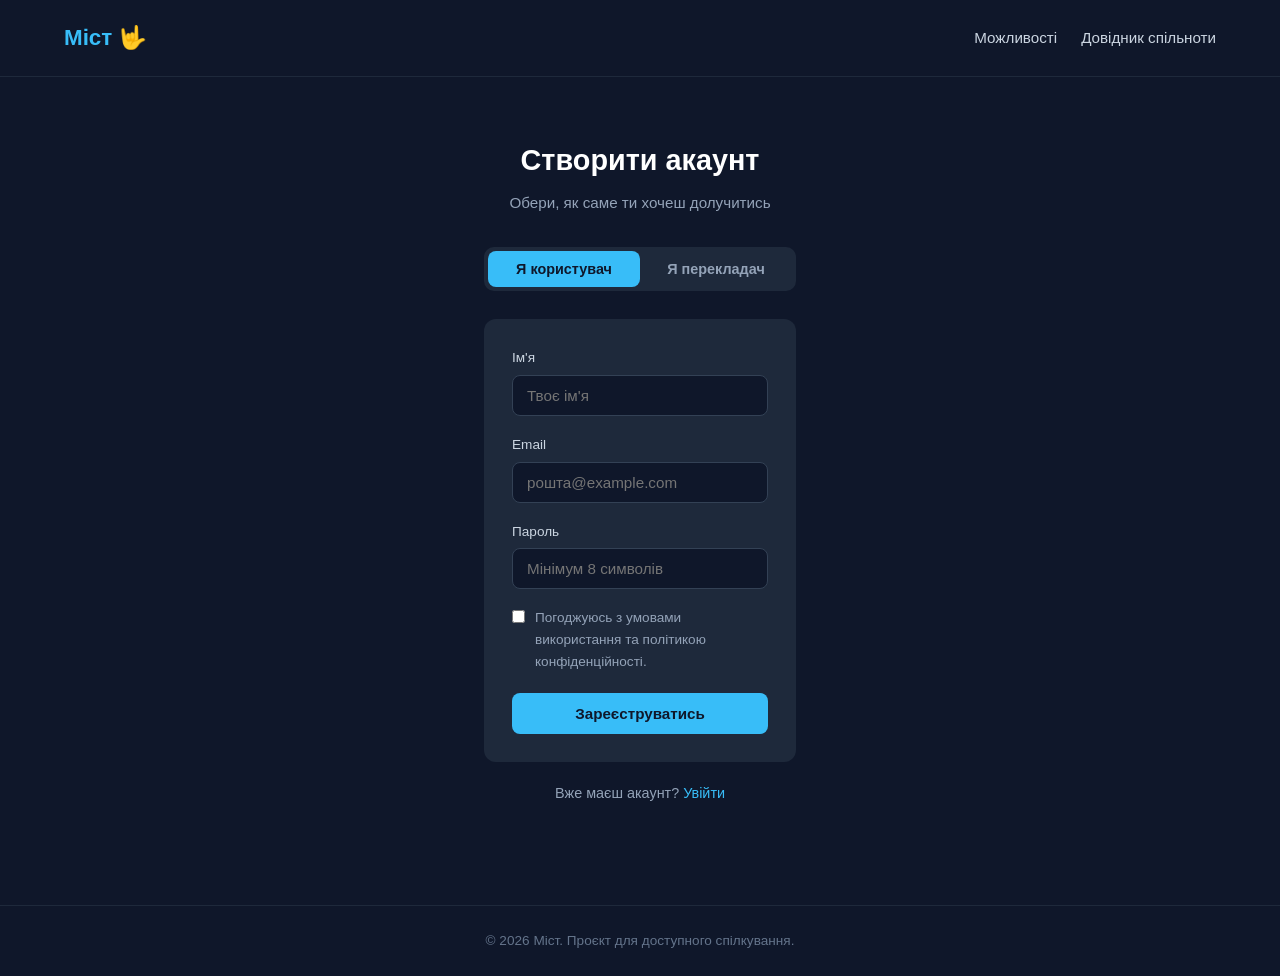
<file: register.html>
<!DOCTYPE html>
<html lang="uk">
<head>
    <meta charset="UTF-8">
    <meta name="viewport" content="width=device-width, initial-scale=1.0">
    <title>Реєстрація — Міст</title>
    <link rel="stylesheet" href="styles.css">
    <style>
        .auth-page {
            max-width: 440px;
            margin: 0 auto;
            padding: 60px 5% 100px;
        }

        .auth-page h1 {
            font-size: 1.8rem;
            margin-bottom: 8px;
            color: #ffffff;
            text-align: center;
        }

        .auth-page .subtitle {
            color: #94a3b8;
            text-align: center;
            margin-bottom: 32px;
            font-size: 0.95rem;
        }

        .role-toggle {
            display: flex;
            background-color: #1e293b;
            border-radius: 10px;
            padding: 4px;
            margin-bottom: 28px;
        }

        .role-toggle button {
            flex: 1;
            padding: 10px;
            border: none;
            background: transparent;
            color: #94a3b8;
            font-size: 0.9rem;
            font-weight: 600;
            border-radius: 8px;
            cursor: pointer;
            transition: background-color 0.2s, color 0.2s;
        }

        .role-toggle button.active {
            background-color: #38bdf8;
            color: #0f172a;
        }

        form {
            background-color: #1e293b;
            padding: 28px;
            border-radius: 12px;
        }

        .field {
            margin-bottom: 18px;
        }

        .field label {
            display: block;
            font-size: 0.85rem;
            color: #cbd5e1;
            margin-bottom: 6px;
        }

        .field input {
            width: 100%;
            padding: 11px 14px;
            border-radius: 8px;
            border: 1px solid #334155;
            background-color: #0f172a;
            color: #f1f5f9;
            font-size: 0.95rem;
        }

        .field input:focus {
            outline: none;
            border-color: #38bdf8;
        }

        .translator-note {
            background-color: #0f172a;
            border: 1px solid #334155;
            border-radius: 8px;
            padding: 14px 16px;
            font-size: 0.85rem;
            color: #94a3b8;
            margin-bottom: 18px;
        }

        .consent {
            display: flex;
            align-items: flex-start;
            gap: 10px;
            font-size: 0.85rem;
            color: #94a3b8;
            margin-bottom: 20px;
        }

        .consent input {
            margin-top: 3px;
        }

        .submit-btn {
            width: 100%;
        }

        .switch-link {
            text-align: center;
            margin-top: 20px;
            font-size: 0.9rem;
            color: #94a3b8;
        }

        .switch-link a {
            color: #38bdf8;
            text-decoration: none;
        }

        .form-message {
            display: none;
            padding: 12px 16px;
            border-radius: 8px;
            font-size: 0.9rem;
            margin-bottom: 18px;
        }

        .form-message.show {
            display: block;
        }

        .form-message.error {
            background-color: rgba(239, 68, 68, 0.12);
            color: #f87171;
            border: 1px solid rgba(239, 68, 68, 0.3);
        }

        .form-message.success {
            background-color: rgba(56, 189, 248, 0.12);
            color: #38bdf8;
            border: 1px solid rgba(56, 189, 248, 0.3);
        }

        .submit-btn:disabled {
            opacity: 0.6;
            cursor: not-allowed;
        }

        [data-translator-only] {
            display: none;
        }

        body.role-perekladach [data-translator-only] {
            display: block;
        }
    </style>
</head>
<body>

    <header>
        <a href="index.html" class="logo">Міст 🤟</a>
        <nav>
            <a href="index.html#features">Можливості</a>
            <a href="dovidnyk.html">Довідник спільноти</a>
        </nav>
    </header>

    <section class="auth-page">
        <h1>Створити акаунт</h1>
        <p class="subtitle">Обери, як саме ти хочеш долучитись</p>

        <div class="role-toggle">
            <button type="button" id="btn-korystuvach" class="active" onclick="setRole('korystuvach')">Я користувач</button>
            <button type="button" id="btn-perekladach" onclick="setRole('perekladach')">Я перекладач</button>
        </div>

        <div class="translator-note" data-translator-only>
            Як перекладач ти зможеш записувати слова й фрази українською жестовою мовою, щоб допомогти навчити модель розпізнавання. Твої записи спершу перевірить модератор.
        </div>

        <div class="form-message" id="form-message"></div>

        <form id="register-form">
            <div class="field">
                <label for="name">Ім'я</label>
                <input type="text" id="name" placeholder="Твоє ім'я" required>
            </div>
            <div class="field">
                <label for="email">Email</label>
                <input type="email" id="email" placeholder="pошта@example.com" required>
            </div>
            <div class="field">
                <label for="password">Пароль</label>
                <input type="password" id="password" placeholder="Мінімум 8 символів" required minlength="8">
            </div>

            <div class="consent" data-translator-only>
                <input type="checkbox" id="consent-translator">
                <label for="consent-translator">Погоджуюсь, що мої відеозаписи жестів використовуватимуться для навчання моделі розпізнавання жестової мови.</label>
            </div>

            <div class="consent">
                <input type="checkbox" id="consent-terms" required>
                <label for="consent-terms">Погоджуюсь з умовами використання та політикою конфіденційності.</label>
            </div>

            <button type="submit" class="btn submit-btn" id="submit-btn">Зареєструватись</button>
        </form>

        <p class="switch-link">Вже маєш акаунт? <a href="login.html">Увійти</a></p>
    </section>

    <footer>
        &copy; 2026 Міст. Проєкт для доступного спілкування.
    </footer>

    <script>
        // Адреса бекенду на Render — постійна публічна адреса, доступна для будь-кого в інтернеті.
        const API_URL = "https://glukhi-app-backend.onrender.com";

        let currentRole = "korystuvach";

        function setRole(role) {
            currentRole = role;
            document.body.classList.toggle('role-perekladach', role === 'perekladach');
            document.getElementById('btn-korystuvach').classList.toggle('active', role === 'korystuvach');
            document.getElementById('btn-perekladach').classList.toggle('active', role === 'perekladach');
        }

        // Якщо перейшли за посиланням register.html?role=perekladach — одразу вмикаємо потрібну роль
        const params = new URLSearchParams(window.location.search);
        if (params.get('role') === 'perekladach') {
            setRole('perekladach');
        }

        function showMessage(text, type) {
            const box = document.getElementById('form-message');
            box.textContent = text;
            box.className = `form-message show ${type}`;
        }

        document.getElementById('register-form').addEventListener('submit', async function (event) {
            event.preventDefault();

            const submitBtn = document.getElementById('submit-btn');
            submitBtn.disabled = true;
            submitBtn.textContent = 'Реєструємо...';

            const payload = {
                name: document.getElementById('name').value,
                email: document.getElementById('email').value,
                password: document.getElementById('password').value,
                role: currentRole,
            };

            try {
                const response = await fetch(`${API_URL}/register`, {
                    method: 'POST',
                    headers: { 'Content-Type': 'application/json' },
                    body: JSON.stringify(payload),
                });

                const data = await response.json();

                if (!response.ok) {
                    // Бекенд повертає зрозуміле повідомлення про помилку у полі "detail"
                    showMessage(data.detail || 'Щось пішло не так. Спробуй ще раз.', 'error');
                    submitBtn.disabled = false;
                    submitBtn.textContent = 'Зареєструватись';
                    return;
                }

                showMessage(`Готово! Акаунт для ${data.email} створено.`, 'success');
                document.getElementById('register-form').reset();
                submitBtn.textContent = 'Зареєстровано ✓';

                // Зберігаємо токен — після реєстрації людина одразу вважається увійшла,
                // не треба окремо ще раз вводити пароль на сторінці входу.
                localStorage.setItem('mist_token', data.access_token);
                localStorage.setItem('mist_user', JSON.stringify({
                    id: data.id,
                    name: data.name,
                    email: data.email,
                    role: data.role,
                }));

                setTimeout(() => {
                    window.location.href = 'index.html';
                }, 800);

            } catch (error) {
                // Ця гілка спрацьовує, якщо бекенд взагалі недоступний (наприклад, сервер не запущений)
                showMessage('Не вдалось з\'єднатись із сервером. Перевір, чи запущений бекенд.', 'error');
                submitBtn.disabled = false;
                submitBtn.textContent = 'Зареєструватись';
            }
        });
    </script>

</body>
</html>
</file>
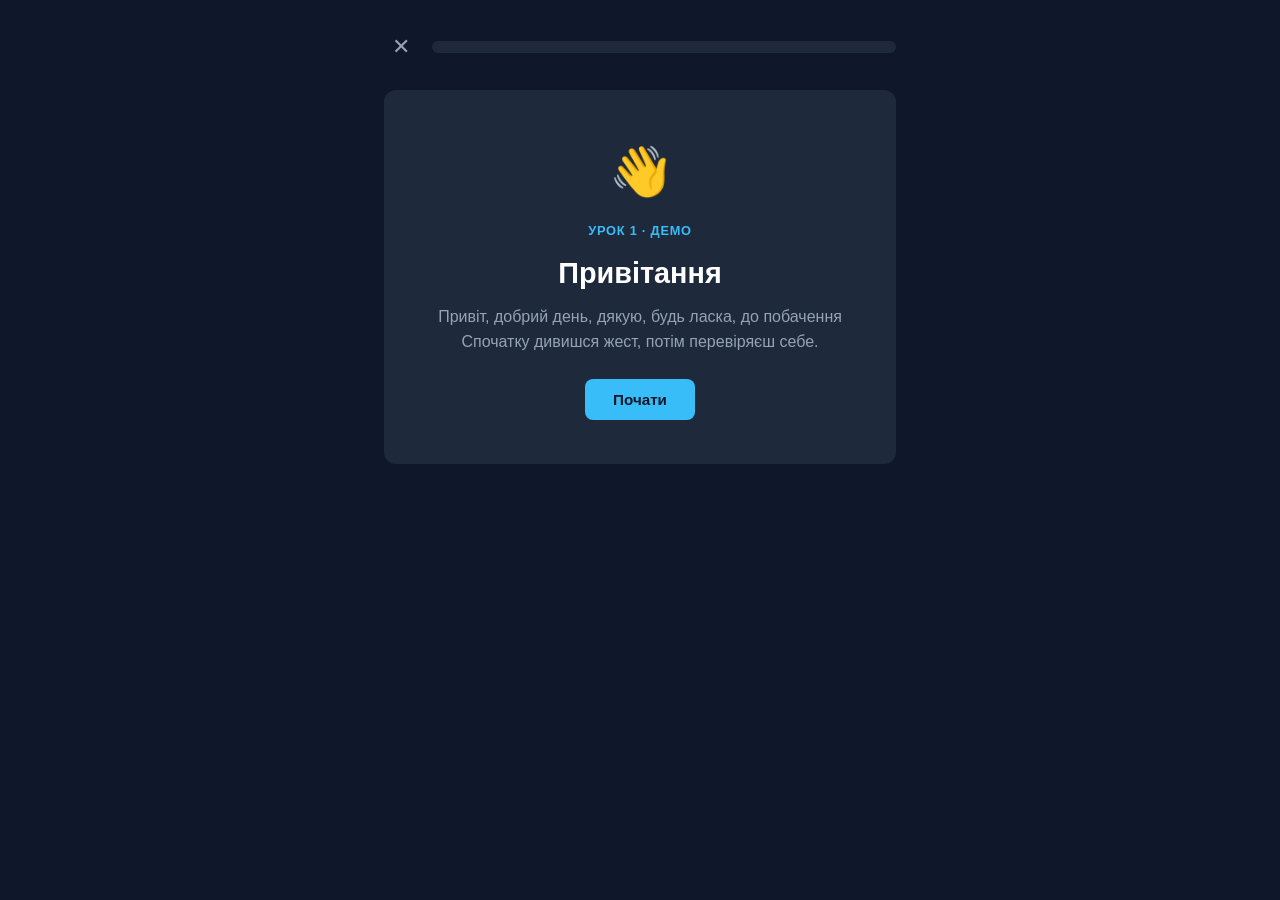
<file: urok.html>
<!DOCTYPE html>
<html lang="uk">
<head>
    <meta charset="UTF-8">
    <meta name="viewport" content="width=device-width, initial-scale=1.0">
    <title>Урок — Міст</title>
    <link rel="stylesheet" href="styles.css">
    <style>
        .lesson-page {
            max-width: 640px;
            margin: 0 auto;
            padding: 32px 5% 80px;
        }

        .lesson-top {
            display: flex;
            align-items: center;
            gap: 14px;
            margin-bottom: 28px;
        }

        .close-btn {
            text-decoration: none;
            color: #94a3b8;
            font-size: 1.4rem;
            line-height: 1;
            padding: 4px 8px;
            border-radius: 6px;
        }

        .close-btn:hover { color: #f1f5f9; background: #1e293b; }

        .progress {
            flex: 1;
            height: 12px;
            background: #1e293b;
            border-radius: 999px;
            overflow: hidden;
        }

        .progress-fill {
            height: 100%;
            width: 0;
            background: #38bdf8;
            border-radius: 999px;
            transition: width 0.35s ease;
        }

        .step-label {
            font-size: 0.8rem;
            font-weight: 600;
            letter-spacing: 0.06em;
            text-transform: uppercase;
            color: #38bdf8;
            margin-bottom: 8px;
        }

        .step-title {
            font-size: 1.5rem;
            color: #ffffff;
            margin-bottom: 22px;
        }

        /* ===== Video ===== */

        .video-box {
            position: relative;
            width: 100%;
            aspect-ratio: 16 / 9;
            background: #020617;
            border-radius: 12px;
            overflow: hidden;
            border: 1px solid #1e293b;
        }

        .video-box video,
        .video-box iframe {
            position: absolute;
            inset: 0;
            width: 100%;
            height: 100%;
            border: 0;
            object-fit: contain;
        }

        .video-placeholder {
            position: absolute;
            inset: 0;
            display: flex;
            flex-direction: column;
            align-items: center;
            justify-content: center;
            gap: 6px;
            color: #64748b;
            text-align: center;
            padding: 12px;
        }

        .video-placeholder .emoji { font-size: 2.6rem; }
        .video-placeholder small { font-size: 0.8rem; }

        .video-controls {
            display: flex;
            gap: 10px;
            margin-top: 12px;
        }

        .ctrl {
            background: #1e293b;
            color: #cbd5e1;
            border: 1px solid #334155;
            border-radius: 8px;
            padding: 8px 14px;
            font-size: 0.9rem;
            cursor: pointer;
        }

        .ctrl:hover { border-color: #38bdf8; color: #38bdf8; }
        .ctrl.active { border-color: #38bdf8; color: #38bdf8; }

        .learn-word {
            font-size: 2rem;
            font-weight: 700;
            text-align: center;
            margin: 22px 0 6px;
            color: #ffffff;
        }

        .learn-hint {
            text-align: center;
            color: #94a3b8;
            font-size: 0.95rem;
        }

        /* ===== Options ===== */

        .options {
            display: grid;
            gap: 12px;
            margin-top: 22px;
        }

        .options.videos {
            grid-template-columns: repeat(auto-fit, minmax(170px, 1fr));
            margin-top: 0;
        }

        .option {
            background: #1e293b;
            border: 2px solid #334155;
            border-radius: 12px;
            padding: 16px 18px;
            color: #f1f5f9;
            font-size: 1.05rem;
            font-weight: 600;
            text-align: left;
            cursor: pointer;
            display: flex;
            align-items: center;
            gap: 12px;
            transition: border-color 0.15s, background 0.15s;
            font-family: inherit;
        }

        .option:hover:not(:disabled) { border-color: #38bdf8; }

        .option .key {
            flex: none;
            width: 26px;
            height: 26px;
            border-radius: 6px;
            border: 1px solid #475569;
            display: grid;
            place-items: center;
            font-size: 0.8rem;
            color: #94a3b8;
        }

        .options.videos .option {
            flex-direction: column;
            align-items: stretch;
            padding: 10px;
        }

        .options.videos .video-placeholder .emoji { font-size: 1.6rem; }
        .options.videos .video-placeholder > span:not(.emoji) { display: none; }
        .options.videos .video-placeholder small { font-size: 0.75rem; line-height: 1.3; }

        .option.selected { border-color: #38bdf8; background: #0c2a3d; }
        .option.correct  { border-color: #22c55e; background: #0f2e1d; }
        .option.wrong    { border-color: #ef4444; background: #3a1414; }
        .option:disabled { cursor: default; }

        /* ===== Bottom bar ===== */

        .bottom-bar {
            margin-top: 28px;
            padding: 18px 20px;
            border-radius: 12px;
            display: flex;
            align-items: center;
            justify-content: space-between;
            gap: 16px;
            flex-wrap: wrap;
            background: transparent;
        }

        .bottom-bar.ok  { background: #0f2e1d; }
        .bottom-bar.bad { background: #3a1414; }

        .feedback { font-weight: 600; }
        .feedback.ok  { color: #4ade80; }
        .feedback.bad { color: #f87171; }
        .feedback small { display: block; font-weight: 400; color: #cbd5e1; }

        .btn:disabled { opacity: 0.4; cursor: default; }
        .bottom-bar .btn { margin-left: auto; }

        /* ===== Start / finish ===== */

        .center-card { text-align: center; padding: 44px 28px; }
        .center-card .big { font-size: 3rem; margin-bottom: 10px; }
        .center-card h1 { font-size: 1.8rem; margin-bottom: 8px; color: #fff; }
        .center-card p { color: #94a3b8; margin-bottom: 24px; }

        .stats {
            display: flex;
            justify-content: center;
            gap: 14px;
            margin-bottom: 28px;
            flex-wrap: wrap;
        }

        .stat {
            background: #0f172a;
            border: 1px solid #334155;
            border-radius: 10px;
            padding: 12px 20px;
            min-width: 120px;
        }

        .stat b { display: block; font-size: 1.5rem; color: #38bdf8; }
        .stat span { font-size: 0.85rem; color: #94a3b8; }

        .actions { display: flex; gap: 12px; justify-content: center; flex-wrap: wrap; }
    </style>
</head>
<body>

    <main class="lesson-page">
        <div class="lesson-top">
            <a href="navchannya.html" class="close-btn" title="Вийти з уроку">✕</a>
            <div class="progress"><div class="progress-fill" id="progress"></div></div>
        </div>

        <div id="screen"></div>
    </main>

    <script src="lessons.js"></script>
    <script>
        const params = new URLSearchParams(location.search);
        const lessonId = params.get('id') || '1';
        const lesson = LESSONS[lessonId];
        const screen = document.getElementById('screen');
        const progressEl = document.getElementById('progress');

        let queue = [];        // кроки, що залишились
        let doneCount = 0;     // скільки кроків пройдено
        let totalCount = 0;    // загальна кількість (росте, коли повторюємо помилки)
        let answered = 0;      // скільки разів відповідали на перевірки
        let correctFirstTry = 0;
        let mistakes = new Set();
        let current = null;
        let selectedIndex = null;
        let state = 'idle';    // idle | choosing | checked

        // ---------- Відео ----------

        function videoHtml(wordKey, opts = {}) {
            const w = WORDS[wordKey];
            if (w.youtube) {
                const id = encodeURIComponent(w.youtube);
                return `<iframe data-yt
                    src="https://www.youtube-nocookie.com/embed/${id}?autoplay=1&mute=1&loop=1&playlist=${id}&controls=0&rel=0&playsinline=1&modestbranding=1&enablejsapi=1"
                    allow="autoplay; encrypted-media" title="Жест"></iframe>`;
            }
            if (w.video) {
                return `<video src="${w.video}" autoplay muted loop playsinline></video>`;
            }
            // Заглушка: у перевірках підпис потрібен, щоб демо можна було пройти без відео.
            return `<div class="video-placeholder">
                <span class="emoji">🤟</span>
                <span>Відео ще не додано</span>
                ${opts.revealName ? `<small>заглушка: «${w.text}»</small>` : ''}
            </div>`;
        }

        function controlsHtml() {
            return `<div class="video-controls">
                <button class="ctrl" onclick="replay(this)">↺ Ще раз</button>
                <button class="ctrl" onclick="toggleSlow(this)">🐢 Повільніше</button>
            </div>`;
        }

        function ytCommand(iframe, func, args = []) {
            iframe.contentWindow?.postMessage(JSON.stringify({ event: 'command', func, args }), '*');
        }

        function boxOf(btn) {
            return btn.closest('.video-wrap').querySelector('.video-box');
        }

        function replay(btn) {
            const box = boxOf(btn);
            const v = box.querySelector('video');
            const yt = box.querySelector('iframe[data-yt]');
            if (v) { v.currentTime = 0; v.play(); }
            if (yt) { ytCommand(yt, 'seekTo', [0, true]); ytCommand(yt, 'playVideo'); }
        }

        function toggleSlow(btn) {
            const slow = !btn.classList.contains('active');
            btn.classList.toggle('active', slow);
            const rate = slow ? 0.5 : 1;
            const box = boxOf(btn);
            const v = box.querySelector('video');
            const yt = box.querySelector('iframe[data-yt]');
            if (v) v.playbackRate = rate;
            if (yt) ytCommand(yt, 'setPlaybackRate', [rate]);
        }

        // ---------- Допоміжне ----------

        function shuffle(arr) {
            const a = [...arr];
            for (let i = a.length - 1; i > 0; i--) {
                const j = Math.floor(Math.random() * (i + 1));
                [a[i], a[j]] = [a[j], a[i]];
            }
            return a;
        }

        function lessonWords() {
            return [...new Set(lesson.steps.map(s => s.word))];
        }

        // Неправильні варіанти: слова цього уроку, а якщо їх замало — з попередніх.
        function buildOptions(correct, count) {
            let pool = lessonWords().filter(k => k !== correct);
            if (pool.length < count - 1) {
                const extra = Object.keys(WORDS).filter(k => k !== correct && !pool.includes(k));
                pool = pool.concat(extra);
            }
            return shuffle([correct, ...shuffle(pool).slice(0, count - 1)]);
        }

        function updateProgress() {
            const pct = totalCount ? (doneCount / totalCount) * 100 : 0;
            progressEl.style.width = pct + '%';
        }

        // ---------- Екрани ----------

        function renderStart() {
            screen.innerHTML = `
                <div class="card center-card">
                    <div class="big">👋</div>
                    <div class="step-label">Урок ${lessonId}${lesson.demo ? ' · демо' : ''}</div>
                    <h1>${lesson.title}</h1>
                    <p>${lesson.subtitle}<br>Спочатку дивишся жест, потім перевіряєш себе.</p>
                    <button class="btn" onclick="startLesson()">Почати</button>
                </div>`;
        }

        function startLesson() {
            queue = lesson.steps.map(s => ({ ...s }));
            totalCount = queue.length;
            doneCount = 0;
            answered = 0;
            correctFirstTry = 0;
            mistakes = new Set();
            nextStep();
        }

        function nextStep() {
            updateProgress();
            current = queue.shift();
            selectedIndex = null;
            if (!current) return renderFinish();

            if (current.type === 'learn') renderLearn();
            else if (current.type === 'video_to_word') renderVideoToWord();
            else if (current.type === 'word_to_video') renderWordToVideo();
            else { doneCount++; nextStep(); } // невідомий тип — пропускаємо
        }

        function renderLearn() {
            const w = WORDS[current.word];
            state = 'checked';
            screen.innerHTML = `
                <div class="step-label">Новий жест</div>
                <h2 class="step-title">Подивись і повтори</h2>
                <div class="video-wrap">
                    <div class="video-box">${videoHtml(current.word)}</div>
                    ${controlsHtml()}
                </div>
                <div class="learn-word">${w.text}</div>
                ${w.opys ? `<p class="learn-hint">${w.opys}</p>` : ''}
                <div class="bottom-bar">
                    <button class="btn" id="next-btn" onclick="finishStep()">Далі</button>
                </div>`;
            document.getElementById('next-btn').focus();
        }

        function renderVideoToWord() {
            current.options = current.options || buildOptions(current.word, 3);
            state = 'choosing';
            screen.innerHTML = `
                <div class="step-label">Перевірка</div>
                <h2 class="step-title">Що означає цей жест?</h2>
                <div class="video-wrap">
                    <div class="video-box">${videoHtml(current.word)}</div>
                    ${controlsHtml()}
                </div>
                <div class="options">
                    ${current.options.map((k, i) => `
                        <button class="option" data-i="${i}" onclick="selectOption(${i})">
                            <span class="key">${i + 1}</span>${WORDS[k].text}
                        </button>`).join('')}
                </div>
                ${bottomBarHtml()}`;
        }

        function renderWordToVideo() {
            current.options = current.options || buildOptions(current.word, 3);
            state = 'choosing';
            screen.innerHTML = `
                <div class="step-label">Перевірка</div>
                <h2 class="step-title">Обери жест: «${WORDS[current.word].text}»</h2>
                <div class="options videos">
                    ${current.options.map((k, i) => `
                        <button class="option" data-i="${i}" onclick="selectOption(${i})">
                            <div class="video-box">${videoHtml(k, { revealName: true })}</div>
                            <span class="key" style="align-self:center">${i + 1}</span>
                        </button>`).join('')}
                </div>
                ${bottomBarHtml()}`;
        }

        function bottomBarHtml() {
            return `<div class="bottom-bar" id="bar">
                <div class="feedback" id="feedback"></div>
                <button class="btn" id="check-btn" onclick="checkAnswer()" disabled>Перевірити</button>
            </div>`;
        }

        function selectOption(i) {
            if (state !== 'choosing') return;
            selectedIndex = i;
            document.querySelectorAll('.option').forEach(el =>
                el.classList.toggle('selected', Number(el.dataset.i) === i));
            document.getElementById('check-btn').disabled = false;
        }

        function checkAnswer() {
            if (state !== 'choosing' || selectedIndex === null) return;
            state = 'checked';
            const chosen = current.options[selectedIndex];
            const ok = chosen === current.word;
            answered++;

            document.querySelectorAll('.option').forEach(el => {
                const k = current.options[Number(el.dataset.i)];
                el.disabled = true;
                el.classList.remove('selected');
                if (k === current.word) el.classList.add('correct');
                else if (Number(el.dataset.i) === selectedIndex) el.classList.add('wrong');
            });

            const bar = document.getElementById('bar');
            const fb = document.getElementById('feedback');
            if (ok) {
                if (!current.retry) correctFirstTry++;
                bar.classList.add('ok');
                fb.className = 'feedback ok';
                fb.innerHTML = 'Правильно! 🎉';
            } else {
                mistakes.add(current.word);
                // Помилку повторимо наприкінці уроку (один раз)
                if (!current.retry) {
                    queue.push({ type: current.type, word: current.word, retry: true });
                    totalCount++;
                }
                bar.classList.add('bad');
                fb.className = 'feedback bad';
                fb.innerHTML = `Не зовсім <small>Правильна відповідь: «${WORDS[current.word].text}». Повернемось до нього наприкінці.</small>`;
            }

            const btn = document.getElementById('check-btn');
            btn.textContent = 'Далі';
            btn.onclick = finishStep;
            btn.focus();
        }

        function finishStep() {
            doneCount++;
            nextStep();
        }

        function saveProgress(score) {
            try {
                const all = JSON.parse(localStorage.getItem('mist_progress') || '{}');
                const prev = all[lessonId];
                all[lessonId] = {
                    done: true,
                    best: Math.max(score, prev?.best || 0),
                    date: new Date().toISOString(),
                };
                localStorage.setItem('mist_progress', JSON.stringify(all));
            } catch (e) { /* сховище недоступне — не страшно */ }
        }

        function renderFinish() {
            progressEl.style.width = '100%';
            const firstTryChecks = lesson.steps.filter(s => s.type !== 'learn').length;
            const score = firstTryChecks ? Math.round((correctFirstTry / firstTryChecks) * 100) : 100;
            saveProgress(score);
            const learned = lessonWords().length;
            const nextId = String(Number(lessonId) + 1);
            const hasNext = Boolean(LESSONS[nextId]);

            screen.innerHTML = `
                <div class="card center-card">
                    <div class="big">${score >= 80 ? '🏆' : '💪'}</div>
                    <h1>Урок пройдено!</h1>
                    <p>${score >= 80 ? 'Чудова робота.' : 'Добрий початок — повтори ще раз, щоб закріпити.'}</p>
                    <div class="stats">
                        <div class="stat"><b>${learned}</b><span>жести</span></div>
                        <div class="stat"><b>${score}%</b><span>з першої спроби</span></div>
                    </div>
                    ${mistakes.size ? `<p>Варто повторити: ${[...mistakes].map(k => '«' + WORDS[k].text + '»').join(', ')}</p>` : ''}
                    <div class="actions">
                        <button class="btn-outline" onclick="startLesson()">Пройти ще раз</button>
                        ${hasNext
                            ? `<a class="btn" href="urok.html?id=${nextId}">Наступний урок</a>`
                            : `<a class="btn" href="navchannya.html">До списку уроків</a>`}
                    </div>
                </div>`;
        }

        // ---------- Клавіатура: 1–3 обрати, Enter перевірити/далі ----------

        document.addEventListener('keydown', e => {
            if (!current) return;
            const n = Number(e.key);
            if (state === 'choosing' && n >= 1 && n <= (current.options?.length || 0)) {
                selectOption(n - 1);
            } else if (e.key === 'Enter' && state === 'choosing' && selectedIndex !== null) {
                e.preventDefault();
                checkAnswer();
            }
        });

        // ---------- Старт ----------

        if (!lesson) {
            screen.innerHTML = `<div class="card center-card">
                <div class="big">🤔</div><h1>Урок не знайдено</h1>
                <p>Такого уроку ще немає.</p>
                <a class="btn" href="navchannya.html">До списку уроків</a></div>`;
        } else {
            document.title = `Урок ${lessonId} · ${lesson.title} — Міст`;
            renderStart();
        }
    </script>
</body>
</html>
</file>
<file: styles.css>
* {
    margin: 0;
    padding: 0;
    box-sizing: border-box;
}

body {
    font-family: -apple-system, BlinkMacSystemFont, 'Segoe UI', Roboto, sans-serif;
    background-color: #0f172a;
    color: #f1f5f9;
    line-height: 1.6;
}

a {
    color: inherit;
}

/* ===== Header / Nav ===== */

header {
    padding: 20px 5%;
    display: flex;
    justify-content: space-between;
    align-items: center;
    border-bottom: 1px solid #1e293b;
    flex-wrap: wrap;
    gap: 16px;
}

.logo {
    font-size: 1.4rem;
    font-weight: 700;
    color: #38bdf8;
    text-decoration: none;
}

nav {
    display: flex;
    gap: 24px;
    align-items: center;
    flex-wrap: wrap;
}

nav a {
    text-decoration: none;
    color: #cbd5e1;
    font-size: 0.95rem;
}

nav a:hover {
    color: #38bdf8;
}

.nav-auth {
    display: flex;
    gap: 12px;
    align-items: center;
}

/* ===== Buttons ===== */

.btn {
    display: inline-block;
    background-color: #38bdf8;
    color: #0f172a;
    padding: 12px 28px;
    border-radius: 8px;
    text-decoration: none;
    font-weight: 600;
    font-size: 0.95rem;
    border: none;
    cursor: pointer;
    transition: background-color 0.2s;
}

.btn:hover {
    background-color: #0ea5e9;
}

.btn-outline {
    display: inline-block;
    background-color: transparent;
    color: #f1f5f9;
    padding: 11px 26px;
    border-radius: 8px;
    text-decoration: none;
    font-weight: 600;
    font-size: 0.95rem;
    border: 1px solid #334155;
    cursor: pointer;
    transition: border-color 0.2s, color 0.2s;
}

.btn-outline:hover {
    border-color: #38bdf8;
    color: #38bdf8;
}

/* ===== Generic page layout ===== */

.page {
    max-width: 900px;
    margin: 0 auto;
    padding: 60px 5% 100px;
}

.page h1 {
    font-size: 2.1rem;
    margin-bottom: 12px;
    color: #ffffff;
}

.page .subtitle {
    color: #94a3b8;
    font-size: 1.05rem;
    margin-bottom: 40px;
}

/* ===== Cards ===== */

.card {
    background-color: #1e293b;
    padding: 28px;
    border-radius: 12px;
}

/* ===== Footer ===== */

footer {
    text-align: center;
    padding: 24px;
    color: #64748b;
    font-size: 0.85rem;
    border-top: 1px solid #1e293b;
}
</file>
